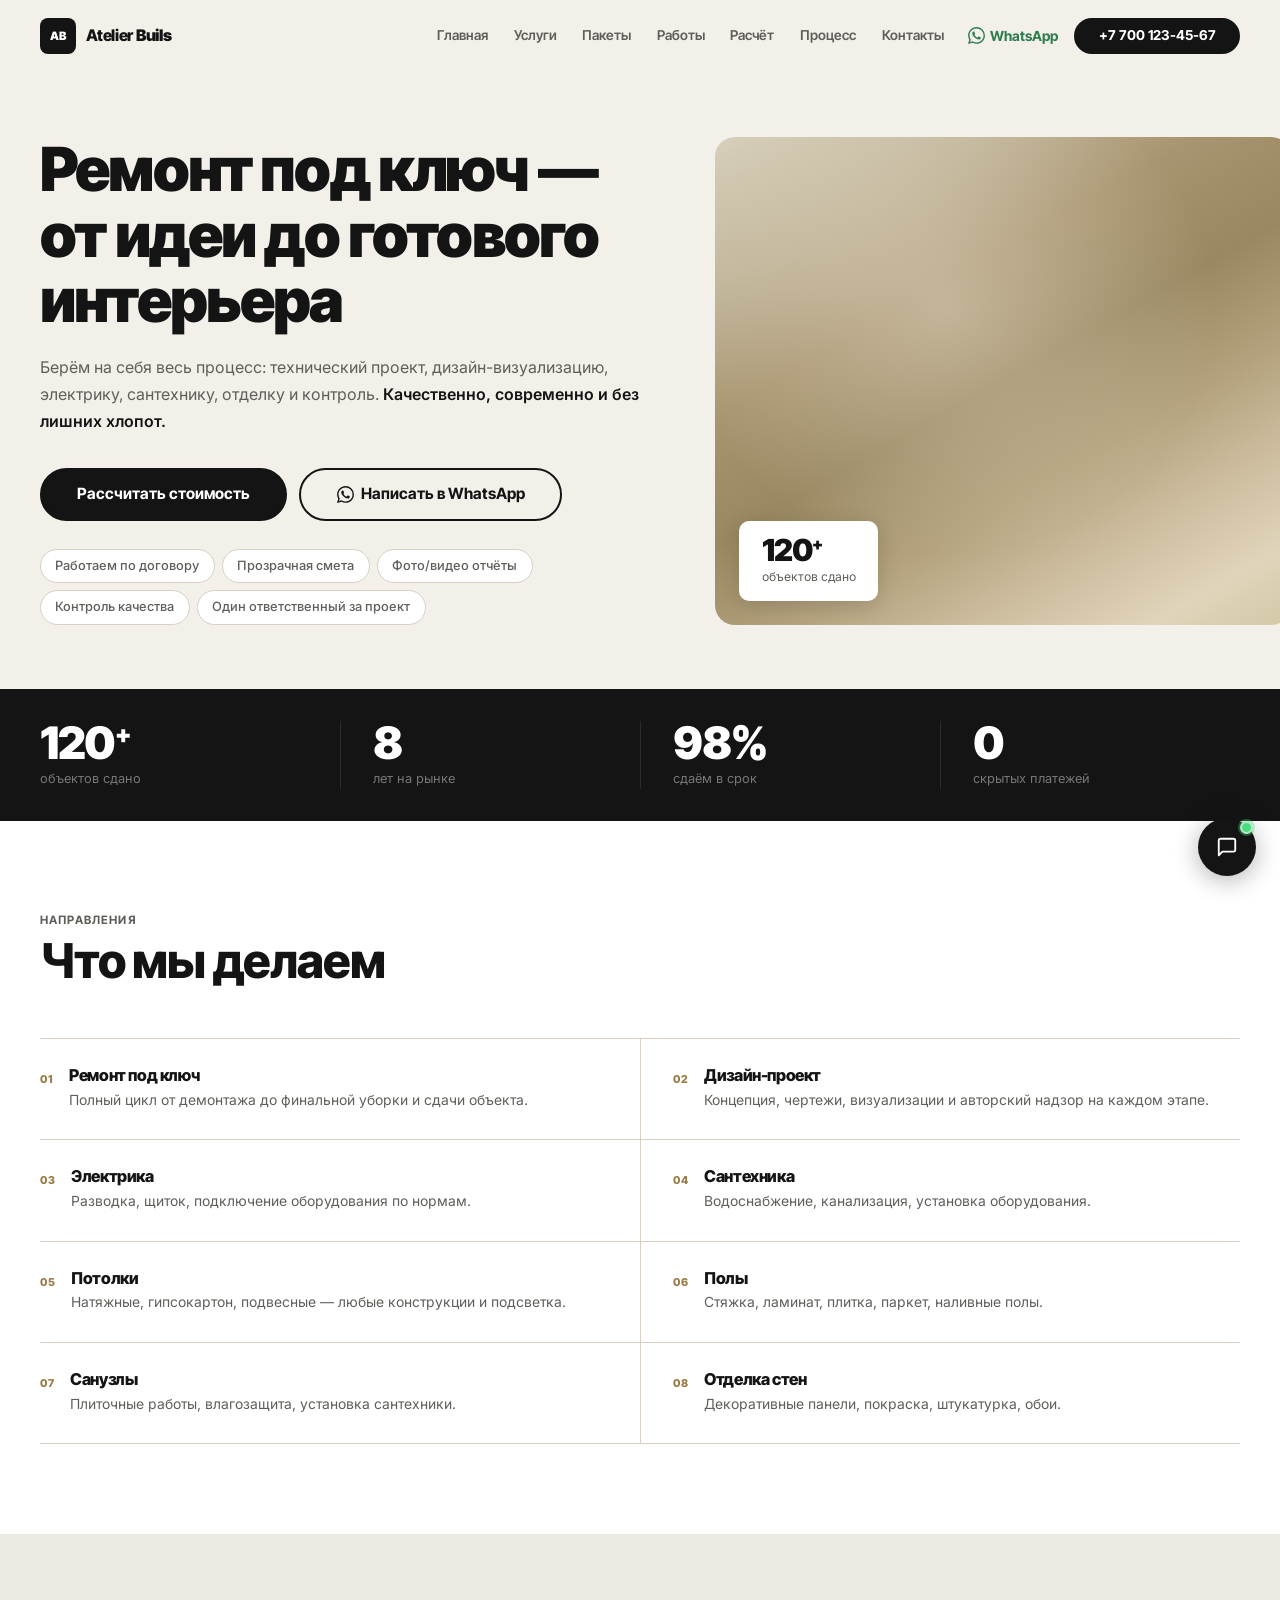
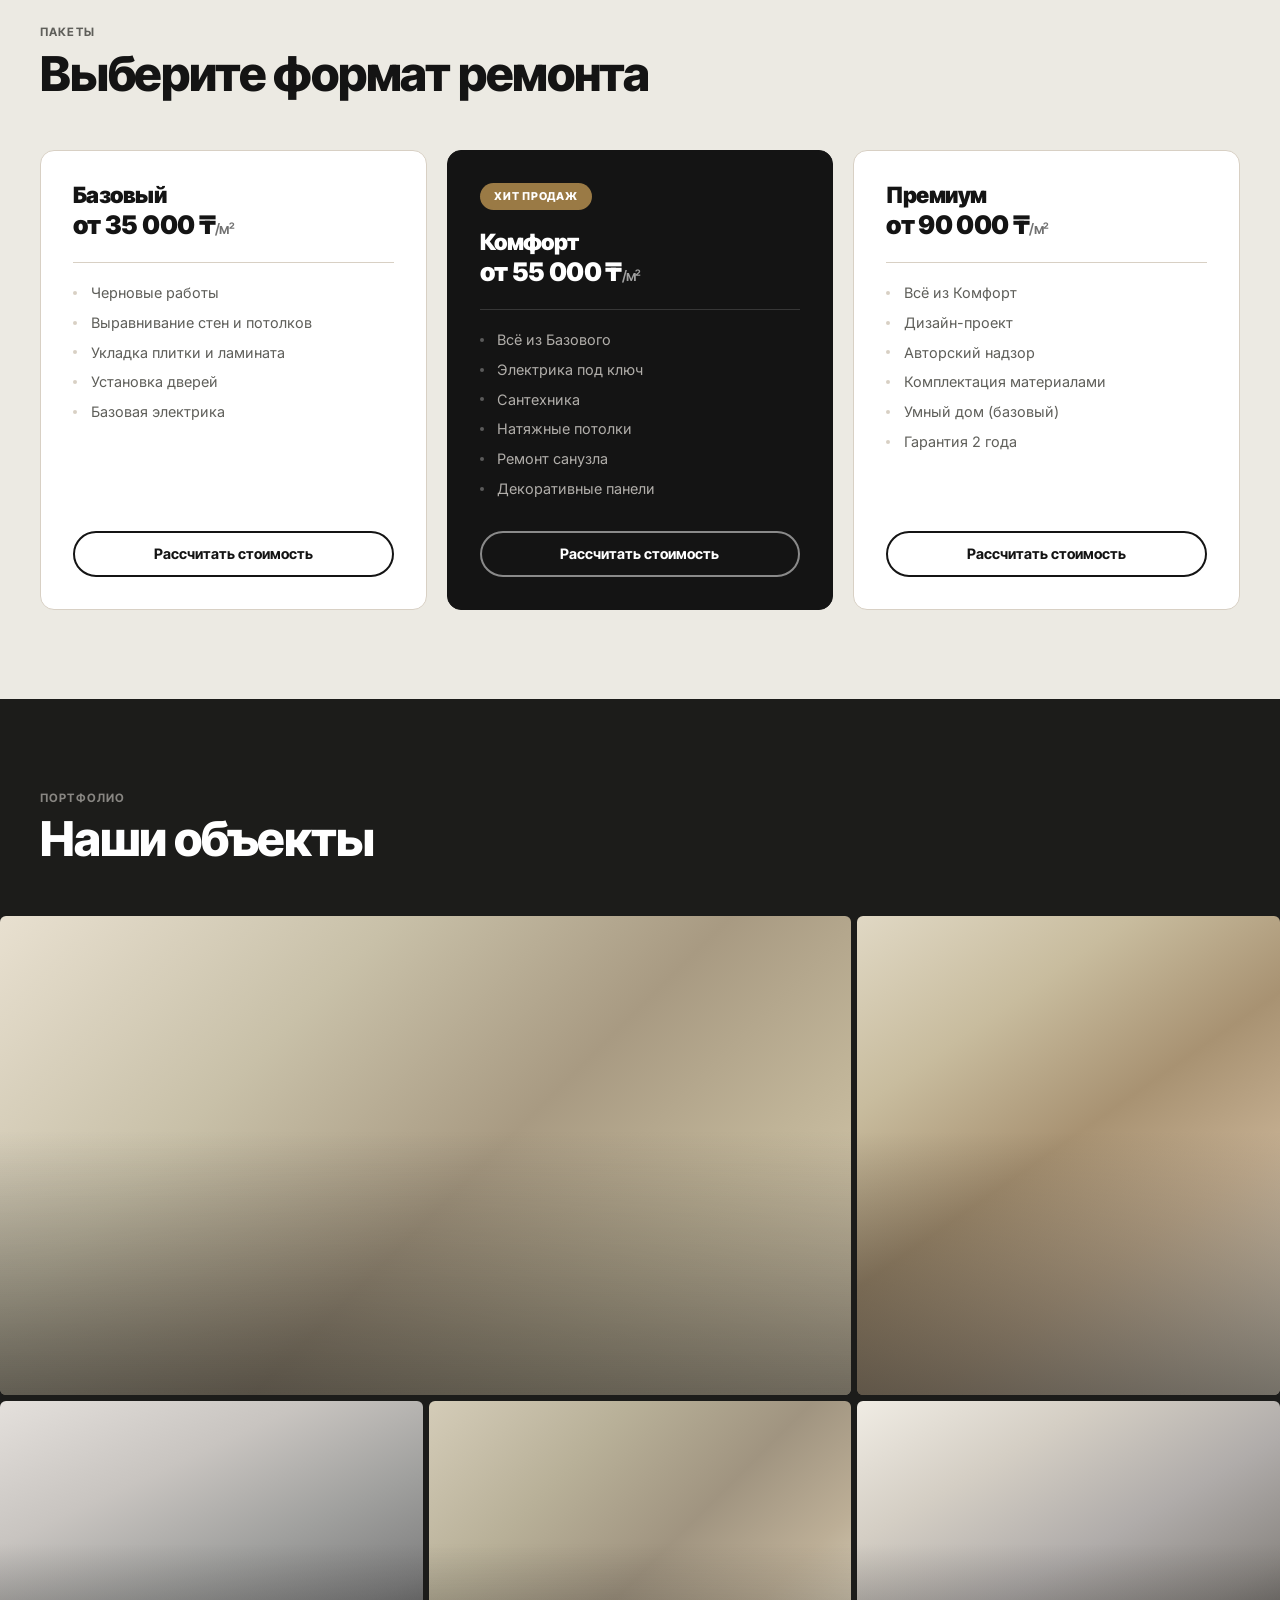
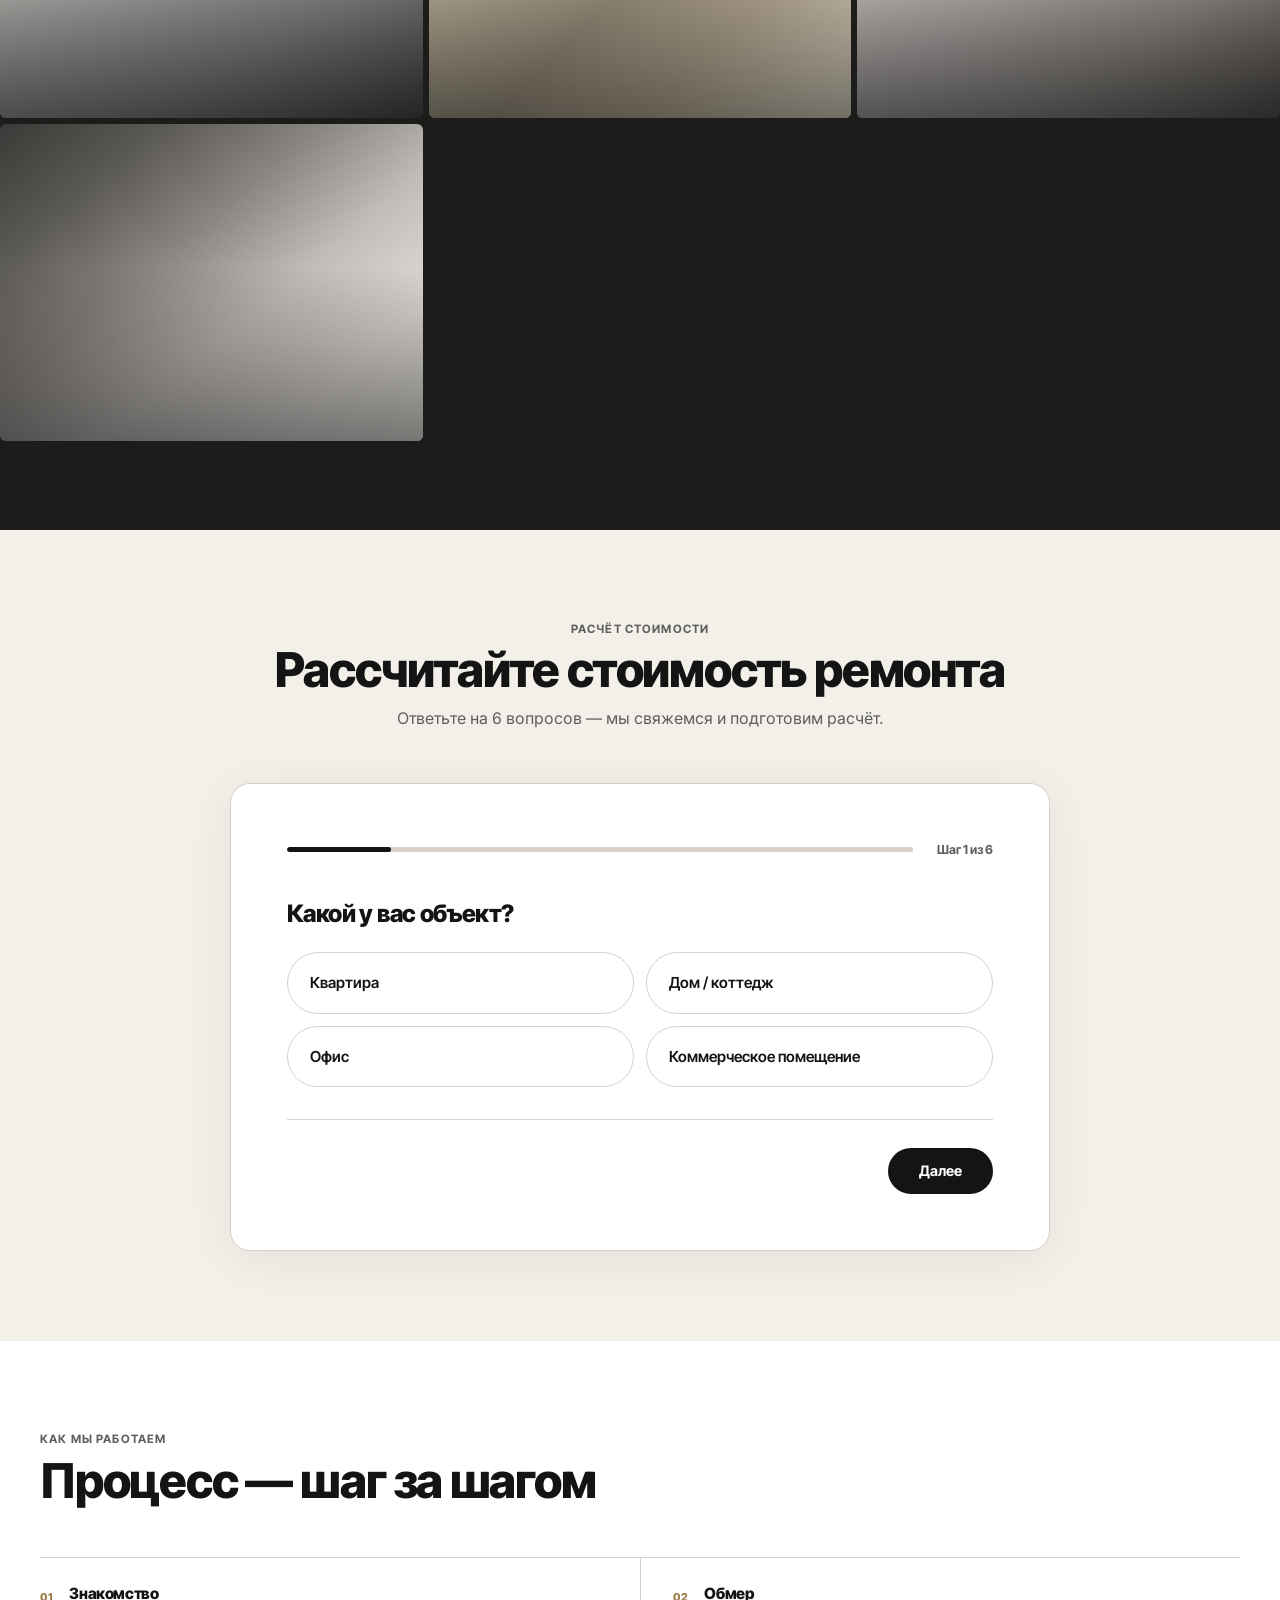
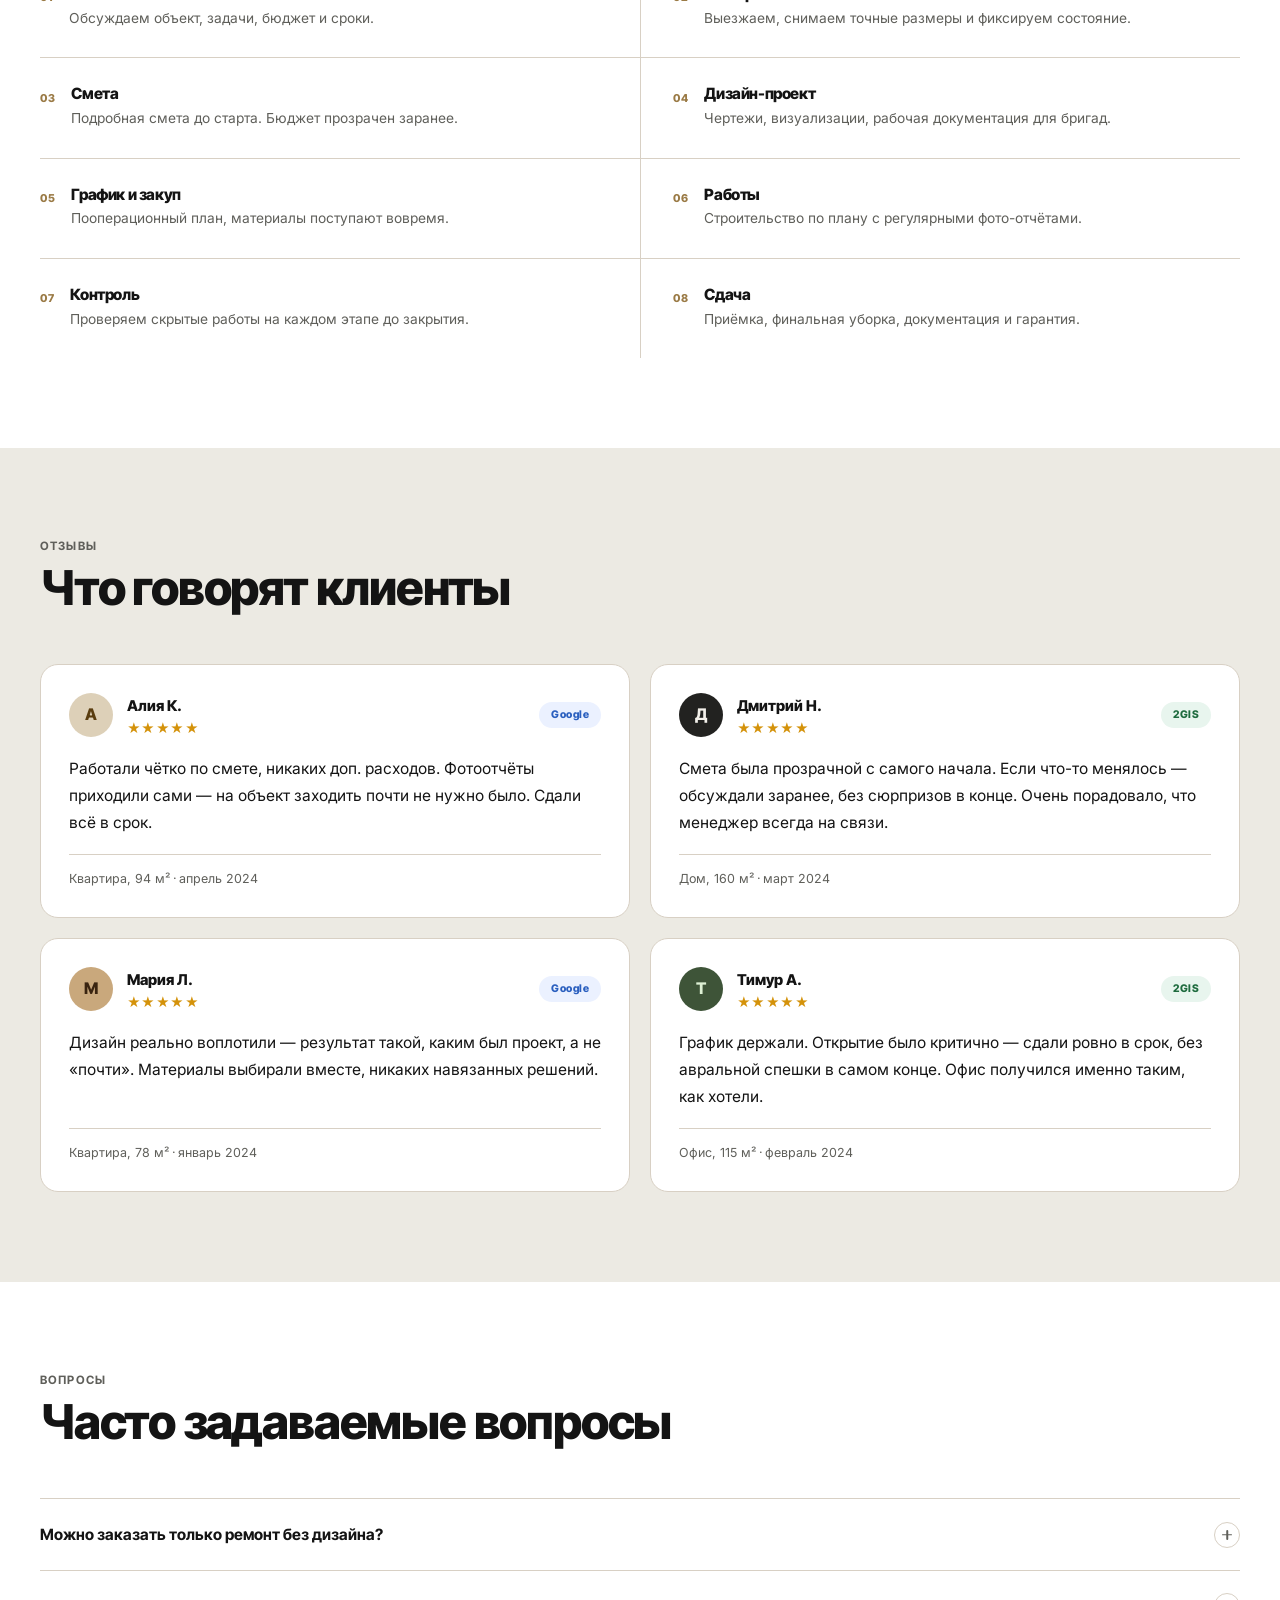
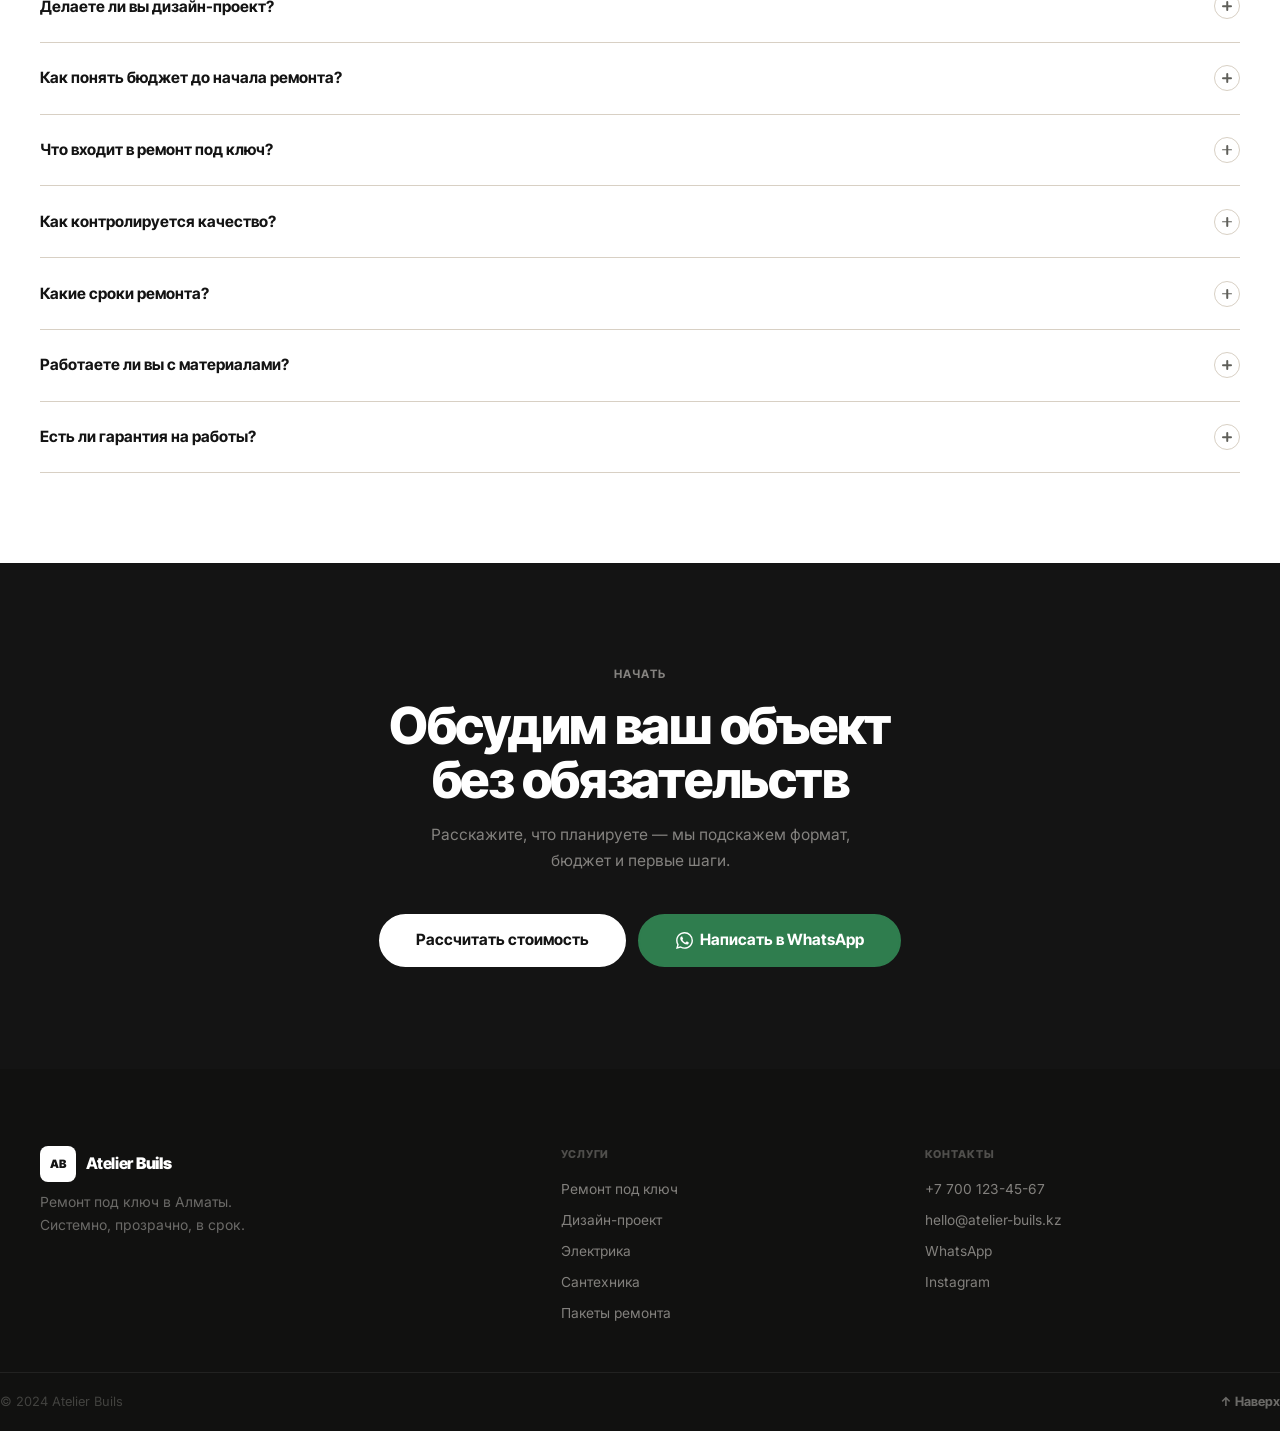
<file: index.html>
<!DOCTYPE html>
<html lang="ru">
<head>
  <meta charset="UTF-8">
  <meta name="viewport" content="width=device-width, initial-scale=1.0">
  <title>Atelier Buils — Ремонт под ключ в Алматы</title>
  <meta name="description" content="Ремонт квартир и домов под ключ в Алматы. Прозрачная смета, фото-отчёты, работаем по договору.">
  <link rel="preconnect" href="https://fonts.googleapis.com">
  <link rel="preconnect" href="https://fonts.gstatic.com" crossorigin>
  <link href="https://fonts.googleapis.com/css2?family=Inter+Tight:wght@700;800;900&family=Inter:wght@400;500;600&display=swap" rel="stylesheet">
  <link rel="stylesheet" href="style.css">
  <!-- Google Analytics 4 -->
  <script async src="https://www.googletagmanager.com/gtag/js?id=G-NXQ491MYNY"></script>
  <script>
    window.dataLayer = window.dataLayer || [];
    function gtag(){dataLayer.push(arguments);}
    gtag('js', new Date());
    gtag('config', 'G-NXQ491MYNY');
    window.__GA_ID = 'G-NXQ491MYNY';
    window.__YM_ID = '';
  </script>
</head>
<body>

<!-- ═══ HEADER ═══════════════════════════════════════════════ -->
<header class="hdr" id="hdr">
  <div class="con hdr__in">
    <a href="#" class="logo">
      <span class="logo__sq">AB</span>
      <span class="logo__name">Atelier <b>Buils</b></span>
    </a>
    <nav class="nav" id="nav">
      <a href="#home">Главная</a>
      <a href="#services">Услуги</a>
      <a href="#packages">Пакеты</a>
      <a href="#works">Работы</a>
      <a href="#calc">Расчёт</a>
      <a href="#process">Процесс</a>
      <a href="#contacts">Контакты</a>
    </nav>
    <div class="hdr__rt">
      <a href="https://wa.me/77001234567" class="hdr__wa" target="_blank" rel="noopener">
        <svg width="17" height="17" viewBox="0 0 24 24" fill="currentColor" aria-hidden="true"><path d="M17.472 14.382c-.297-.149-1.758-.867-2.03-.967-.273-.099-.471-.148-.67.15-.197.297-.767.966-.94 1.164-.173.199-.347.223-.644.075-.297-.15-1.255-.463-2.39-1.475-.883-.788-1.48-1.761-1.653-2.059-.173-.297-.018-.458.13-.606.134-.133.298-.347.446-.52.149-.174.198-.298.298-.497.099-.198.05-.371-.025-.52-.075-.149-.669-1.612-.916-2.207-.242-.579-.487-.5-.669-.51a9.82 9.82 0 00-.57-.01c-.198 0-.52.074-.792.372-.272.297-1.04 1.016-1.04 2.479 0 1.462 1.065 2.875 1.213 3.074.149.198 2.096 3.2 5.077 4.487.709.306 1.262.489 1.694.625.712.227 1.36.195 1.871.118.571-.085 1.758-.719 2.006-1.413.248-.694.248-1.289.173-1.413-.074-.124-.272-.198-.57-.347m-5.421 7.403h-.004a9.87 9.87 0 01-5.031-1.378l-.361-.214-3.741.982.998-3.648-.235-.374a9.86 9.86 0 01-1.51-5.26c.001-5.45 4.436-9.884 9.888-9.884 2.64 0 5.122 1.03 6.988 2.898a9.825 9.825 0 012.893 6.994c-.003 5.45-4.437 9.884-9.885 9.884m8.413-18.297A11.815 11.815 0 0012.05 0C5.495 0 .16 5.335.157 11.892c0 2.096.547 4.142 1.588 5.945L.057 24l6.305-1.654a11.882 11.882 0 005.683 1.448h.005c6.554 0 11.89-5.335 11.893-11.893a11.821 11.821 0 00-3.48-8.413z"/></svg>
        WhatsApp
      </a>
      <a href="tel:+77001234567" class="btn btn-phone">+7 700 123-45-67</a>
    </div>
    <button class="brg" id="brg" aria-label="Меню" aria-expanded="false">
      <span></span><span></span><span></span>
    </button>
  </div>
  <div class="mob-menu" id="mob" aria-hidden="true">
    <div class="con">
      <nav class="mob-nav">
        <a href="#home">Главная</a>
        <a href="#services">Услуги</a>
        <a href="#packages">Пакеты</a>
        <a href="#works">Работы</a>
        <a href="#calc">Расчёт</a>
        <a href="#process">Процесс</a>
        <a href="#contacts">Контакты</a>
      </nav>
      <div class="mob-foot">
        <a href="tel:+77001234567" class="mob-tel">+7 700 123-45-67</a>
        <a href="#calc" class="btn btn-blk">Рассчитать стоимость</a>
        <a href="https://wa.me/77001234567" class="btn btn-wa" target="_blank" rel="noopener">Написать в WhatsApp</a>
      </div>
    </div>
  </div>
</header>

<main>

<!-- ═══ HERO ══════════════════════════════════════════════════ -->
<section class="hero" id="home">
  <div class="con">
    <div class="hero__grid">
      <h1 class="hero__h1">Ремонт под ключ&nbsp;— от идеи до&nbsp;готового интерьера</h1>
      <p class="hero__sub">Берём на себя весь процесс: технический проект, дизайн-визуализацию, электрику, сантехнику, отделку и контроль. <b>Качественно, современно и без лишних хлопот.</b></p>
      <div class="hero__btns">
        <a href="#calc" class="btn btn-blk btn-lg">Рассчитать стоимость</a>
        <a href="https://wa.me/77001234567" class="btn btn-out btn-lg" target="_blank" rel="noopener">
          <svg width="17" height="17" viewBox="0 0 24 24" fill="currentColor" aria-hidden="true"><path d="M17.472 14.382c-.297-.149-1.758-.867-2.03-.967-.273-.099-.471-.148-.67.15-.197.297-.767.966-.94 1.164-.173.199-.347.223-.644.075-.297-.15-1.255-.463-2.39-1.475-.883-.788-1.48-1.761-1.653-2.059-.173-.297-.018-.458.13-.606.134-.133.298-.347.446-.52.149-.174.198-.298.298-.497.099-.198.05-.371-.025-.52-.075-.149-.669-1.612-.916-2.207-.242-.579-.487-.5-.669-.51a9.82 9.82 0 00-.57-.01c-.198 0-.52.074-.792.372-.272.297-1.04 1.016-1.04 2.479 0 1.462 1.065 2.875 1.213 3.074.149.198 2.096 3.2 5.077 4.487.709.306 1.262.489 1.694.625.712.227 1.36.195 1.871.118.571-.085 1.758-.719 2.006-1.413.248-.694.248-1.289.173-1.413-.074-.124-.272-.198-.57-.347m-5.421 7.403h-.004a9.87 9.87 0 01-5.031-1.378l-.361-.214-3.741.982.998-3.648-.235-.374a9.86 9.86 0 01-1.51-5.26c.001-5.45 4.436-9.884 9.888-9.884 2.64 0 5.122 1.03 6.988 2.898a9.825 9.825 0 012.893 6.994c-.003 5.45-4.437 9.884-9.885 9.884m8.413-18.297A11.815 11.815 0 0012.05 0C5.495 0 .16 5.335.157 11.892c0 2.096.547 4.142 1.588 5.945L.057 24l6.305-1.654a11.882 11.882 0 005.683 1.448h.005c6.554 0 11.89-5.335 11.893-11.893a11.821 11.821 0 00-3.48-8.413z"/></svg>
          Написать в WhatsApp
        </a>
      </div>
      <!-- REPLACE: real renovation photo, 900×1100px, finished interior -->
      <div class="hero__photo" aria-hidden="true">
        <div class="hero__badge">
          <strong>120<sup>+</sup></strong>
          <span>объектов сдано</span>
        </div>
      </div>
      <ul class="hero__tags">
        <li>Работаем по договору</li>
        <li>Прозрачная смета</li>
        <li>Фото/видео отчёты</li>
        <li>Контроль качества</li>
        <li>Один ответственный за проект</li>
      </ul>
    </div>
  </div>
</section>

<!-- ═══ TRUST STRIP ═══════════════════════════════════════════ -->
<div class="ts">
  <div class="con ts__grid">
    <div class="ts__item"><strong>120<sup>+</sup></strong><span>объектов сдано</span></div>
    <div class="ts__item"><strong>8</strong><span>лет на рынке</span></div>
    <div class="ts__item"><strong>98%</strong><span>сдаём в срок</span></div>
    <div class="ts__item"><strong>0</strong><span>скрытых платежей</span></div>
  </div>
</div>

<!-- ═══ SERVICES ══════════════════════════════════════════════ -->
<section class="s-svcs fi" id="services">
  <div class="con">
    <div class="sec-hd">
      <p class="lbl">Направления</p>
      <h2>Что мы делаем</h2>
    </div>
    <div class="svcs">
      <article class="svc"><span class="svc__n">01</span><div><h3>Ремонт под ключ</h3><p>Полный цикл от демонтажа до финальной уборки и сдачи объекта.</p></div></article>
      <article class="svc"><span class="svc__n">02</span><div><h3>Дизайн-проект</h3><p>Концепция, чертежи, визуализации и авторский надзор на каждом этапе.</p></div></article>
      <article class="svc"><span class="svc__n">03</span><div><h3>Электрика</h3><p>Разводка, щиток, подключение оборудования по нормам.</p></div></article>
      <article class="svc"><span class="svc__n">04</span><div><h3>Сантехника</h3><p>Водоснабжение, канализация, установка оборудования.</p></div></article>
      <article class="svc"><span class="svc__n">05</span><div><h3>Потолки</h3><p>Натяжные, гипсокартон, подвесные — любые конструкции и подсветка.</p></div></article>
      <article class="svc"><span class="svc__n">06</span><div><h3>Полы</h3><p>Стяжка, ламинат, плитка, паркет, наливные полы.</p></div></article>
      <article class="svc"><span class="svc__n">07</span><div><h3>Санузлы</h3><p>Плиточные работы, влагозащита, установка сантехники.</p></div></article>
      <article class="svc"><span class="svc__n">08</span><div><h3>Отделка стен</h3><p>Декоративные панели, покраска, штукатурка, обои.</p></div></article>
    </div>
  </div>
</section>

<!-- ═══ PACKAGES ══════════════════════════════════════════════ -->
<section class="s-pkgs fi" id="packages">
  <div class="con">
    <div class="sec-hd">
      <p class="lbl">Пакеты</p>
      <h2>Выберите формат ремонта</h2>
    </div>
    <div class="pkgs">
      <div class="pkg">
        <div class="pkg__hd"><h3>Базовый</h3><div class="pkg__price">от 35&nbsp;000&nbsp;₸<span>/м²</span></div></div>
        <ul class="pkg__list">
          <li>Черновые работы</li>
          <li>Выравнивание стен и потолков</li>
          <li>Укладка плитки и ламината</li>
          <li>Установка дверей</li>
          <li>Базовая электрика</li>
        </ul>
        <a href="#calc" class="btn btn-out btn-full">Рассчитать стоимость</a>
      </div>
      <div class="pkg pkg--feat">
        <div class="pkg__badge">Хит продаж</div>
        <div class="pkg__hd"><h3>Комфорт</h3><div class="pkg__price">от 55&nbsp;000&nbsp;₸<span>/м²</span></div></div>
        <ul class="pkg__list">
          <li>Всё из Базового</li>
          <li>Электрика под ключ</li>
          <li>Сантехника</li>
          <li>Натяжные потолки</li>
          <li>Ремонт санузла</li>
          <li>Декоративные панели</li>
        </ul>
        <a href="#calc" class="btn btn-wht btn-full">Рассчитать стоимость</a>
      </div>
      <div class="pkg">
        <div class="pkg__hd"><h3>Премиум</h3><div class="pkg__price">от 90&nbsp;000&nbsp;₸<span>/м²</span></div></div>
        <ul class="pkg__list">
          <li>Всё из Комфорт</li>
          <li>Дизайн-проект</li>
          <li>Авторский надзор</li>
          <li>Комплектация материалами</li>
          <li>Умный дом (базовый)</li>
          <li>Гарантия 2 года</li>
        </ul>
        <a href="#calc" class="btn btn-out btn-full">Рассчитать стоимость</a>
      </div>
    </div>
  </div>
</section>

<!-- ═══ PORTFOLIO ══════════════════════════════════════════════ -->
<section class="s-pf fi" id="works">
  <div class="con">
    <div class="sec-hd sec-hd--lt">
      <p class="lbl lbl-lt">Портфолио</p>
      <h2 class="h2-lt">Наши объекты</h2>
    </div>
  </div>
  <!-- REPLACE: .pf-img — background-image: url('real-photo.jpg') -->
  <div class="pf-grid">
    <article class="pf-card"><div class="pf-img pf-img--1"></div><p class="pf-cap">Готовый интерьер с декоративными панелями</p></article>
    <article class="pf-card"><div class="pf-img pf-img--2"></div><p class="pf-cap">Стеновые панели в коридоре</p></article>
    <article class="pf-card"><div class="pf-img pf-img--3"></div><p class="pf-cap">Декоративные панели и отделка</p></article>
    <article class="pf-card"><div class="pf-img pf-img--4"></div><p class="pf-cap">Покраска стен и панельная отделка</p></article>
    <article class="pf-card"><div class="pf-img pf-img--5"></div><p class="pf-cap">Ванная комната под ключ</p></article>
    <article class="pf-card"><div class="pf-img pf-img--6"></div><p class="pf-cap">Освещение и натяжные потолки</p></article>
  </div>
</section>

<!-- ═══ QUIZ ═══════════════════════════════════════════════════ -->
<section class="s-quiz fi" id="calc">
  <div class="con">
    <div class="sec-hd">
      <p class="lbl">Расчёт стоимости</p>
      <h2>Рассчитайте стоимость ремонта</h2>
      <p class="sec-sub">Ответьте на 6 вопросов — мы свяжемся и подготовим расчёт.</p>
    </div>
    <div class="qbox" role="form">
      <div class="qbox__hd">
        <div class="qbar"><div class="qfill" id="qzFill"></div></div>
        <span class="qstep" id="qzStep" aria-live="polite">Шаг 1 из 6</span>
      </div>
      <div class="qslide active" data-step="1">
        <h3 class="qq">Какой у вас объект?</h3>
        <div class="qopts"><button class="qopt" data-q="1" data-v="Квартира">Квартира</button><button class="qopt" data-q="1" data-v="Дом / коттедж">Дом / коттедж</button><button class="qopt" data-q="1" data-v="Офис">Офис</button><button class="qopt" data-q="1" data-v="Коммерческое помещение">Коммерческое помещение</button></div>
      </div>
      <div class="qslide" data-step="2">
        <h3 class="qq">Площадь объекта?</h3>
        <div class="qopts"><button class="qopt" data-q="2" data-v="До 50 м²">До 50 м²</button><button class="qopt" data-q="2" data-v="50–80 м²">50–80 м²</button><button class="qopt" data-q="2" data-v="80–120 м²">80–120 м²</button><button class="qopt" data-q="2" data-v="120+ м²">120+ м²</button></div>
      </div>
      <div class="qslide" data-step="3">
        <h3 class="qq">Что нужно сделать?</h3>
        <div class="qopts"><button class="qopt" data-q="3" data-v="Только ремонт">Только ремонт</button><button class="qopt" data-q="3" data-v="Дизайн + ремонт">Дизайн + ремонт</button><button class="qopt" data-q="3" data-v="Ремонт + комплектация">Ремонт + комплектация</button><button class="qopt" data-q="3" data-v="Нужна консультация">Нужна консультация</button></div>
      </div>
      <div class="qslide" data-step="4">
        <h3 class="qq">Уровень ремонта?</h3>
        <div class="qopts"><button class="qopt" data-q="4" data-v="Базовый">Базовый</button><button class="qopt" data-q="4" data-v="Комфорт">Комфорт</button><button class="qopt" data-q="4" data-v="Премиум">Премиум</button><button class="qopt" data-q="4" data-v="Хочу обсудить">Хочу обсудить</button></div>
      </div>
      <div class="qslide" data-step="5">
        <h3 class="qq">Когда хотите начать?</h3>
        <div class="qopts"><button class="qopt" data-q="5" data-v="Как можно скорее">Как можно скорее</button><button class="qopt" data-q="5" data-v="В течение месяца">В течение месяца</button><button class="qopt" data-q="5" data-v="Через 2–3 месяца">Через 2–3 месяца</button><button class="qopt" data-q="5" data-v="Просто изучаю">Просто изучаю</button></div>
      </div>
      <div class="qslide" data-step="6">
        <h3 class="qq">Как с вами связаться?</h3>
        <div class="qform">
          <div class="qfield"><label for="qName">Ваше имя</label><input type="text" id="qName" placeholder="Имя" autocomplete="name"></div>
          <div class="qfield"><label for="qPhone">Телефон</label><input type="tel" id="qPhone" placeholder="+7 ___ ___-__-__" autocomplete="tel"></div>
          <div class="qfield"><label>Удобный способ связи</label><div class="qopts qopts--sm"><button class="qopt" data-q="6" data-v="WhatsApp">WhatsApp</button><button class="qopt" data-q="6" data-v="Звонок">Звонок</button><button class="qopt" data-q="6" data-v="Telegram">Telegram</button></div></div>
        </div>
      </div>
      <div class="qdone" id="qzDone" hidden>
        <svg width="56" height="56" viewBox="0 0 56 56" fill="none" aria-hidden="true"><circle cx="28" cy="28" r="26" stroke="currentColor" stroke-width="2"/><path d="M16 28l9 10 15-20" stroke="currentColor" stroke-width="2.5" stroke-linecap="round" stroke-linejoin="round"/></svg>
        <h3>Заявка принята!</h3>
        <p>Мы свяжемся с вами и подготовим расчёт по вашему объекту.</p>
        <a href="https://wa.me/77001234567" class="btn btn-wa" target="_blank" rel="noopener" style="margin-top:1.5rem">Написать в WhatsApp</a>
      </div>
      <div class="qnav" id="qzNav">
        <button class="btn btn-ghost" id="qzPrev" style="visibility:hidden">Назад</button>
        <button class="btn btn-blk" id="qzNext">Далее</button>
      </div>
    </div>
  </div>
</section>

<!-- ═══ PROCESS ════════════════════════════════════════════════ -->
<section class="s-flow fi" id="process">
  <div class="con">
    <div class="sec-hd">
      <p class="lbl">Как мы работаем</p>
      <h2>Процесс — шаг за шагом</h2>
    </div>
    <div class="flow">
      <div class="flow__item"><span class="flow__n">01</span><div><h3>Знакомство</h3><p>Обсуждаем объект, задачи, бюджет и сроки.</p></div></div>
      <div class="flow__item"><span class="flow__n">02</span><div><h3>Обмер</h3><p>Выезжаем, снимаем точные размеры и фиксируем состояние.</p></div></div>
      <div class="flow__item"><span class="flow__n">03</span><div><h3>Смета</h3><p>Подробная смета до старта. Бюджет прозрачен заранее.</p></div></div>
      <div class="flow__item"><span class="flow__n">04</span><div><h3>Дизайн-проект</h3><p>Чертежи, визуализации, рабочая документация для бригад.</p></div></div>
      <div class="flow__item"><span class="flow__n">05</span><div><h3>График и закуп</h3><p>Пооперационный план, материалы поступают вовремя.</p></div></div>
      <div class="flow__item"><span class="flow__n">06</span><div><h3>Работы</h3><p>Строительство по плану с регулярными фото-отчётами.</p></div></div>
      <div class="flow__item"><span class="flow__n">07</span><div><h3>Контроль</h3><p>Проверяем скрытые работы на каждом этапе до закрытия.</p></div></div>
      <div class="flow__item"><span class="flow__n">08</span><div><h3>Сдача</h3><p>Приёмка, финальная уборка, документация и гарантия.</p></div></div>
    </div>
  </div>
</section>

<!-- ═══ REVIEWS ════════════════════════════════════════════════ -->
<section class="s-rvw fi" id="reviews">
  <div class="con">
    <div class="sec-hd">
      <p class="lbl">Отзывы</p>
      <h2>Что говорят клиенты</h2>
    </div>
    <div class="rvw-grid">

      <figure class="rvw">
        <header class="rvw__hd">
          <div class="rvw__av" style="--av-bg:#DDD0B8;--av-c:#5A3D10">А</div>
          <div class="rvw__meta">
            <strong class="rvw__name">Алия К.</strong>
            <div class="rvw__stars" aria-label="5 из 5">★★★★★</div>
          </div>
          <span class="rvw__src rvw__src--g">Google</span>
        </header>
        <blockquote class="rvw__q">Работали чётко по смете, никаких доп. расходов. Фотоотчёты приходили сами — на объект заходить почти не нужно было. Сдали всё в срок.</blockquote>
        <footer class="rvw__ft">Квартира, 94 м²&thinsp;·&thinsp;апрель 2024</footer>
      </figure>

      <figure class="rvw">
        <header class="rvw__hd">
          <div class="rvw__av" style="--av-bg:#222220;--av-c:#F3F0EA">Д</div>
          <div class="rvw__meta">
            <strong class="rvw__name">Дмитрий Н.</strong>
            <div class="rvw__stars" aria-label="5 из 5">★★★★★</div>
          </div>
          <span class="rvw__src rvw__src--2">2GIS</span>
        </header>
        <blockquote class="rvw__q">Смета была прозрачной с самого начала. Если что-то менялось — обсуждали заранее, без сюрпризов в конце. Очень порадовало, что менеджер всегда на связи.</blockquote>
        <footer class="rvw__ft">Дом, 160 м²&thinsp;·&thinsp;март 2024</footer>
      </figure>

      <figure class="rvw">
        <header class="rvw__hd">
          <div class="rvw__av" style="--av-bg:#C9A87C;--av-c:#3A2410">М</div>
          <div class="rvw__meta">
            <strong class="rvw__name">Мария Л.</strong>
            <div class="rvw__stars" aria-label="5 из 5">★★★★★</div>
          </div>
          <span class="rvw__src rvw__src--g">Google</span>
        </header>
        <blockquote class="rvw__q">Дизайн реально воплотили — результат такой, каким был проект, а не «почти». Материалы выбирали вместе, никаких навязанных решений.</blockquote>
        <footer class="rvw__ft">Квартира, 78 м²&thinsp;·&thinsp;январь 2024</footer>
      </figure>

      <figure class="rvw">
        <header class="rvw__hd">
          <div class="rvw__av" style="--av-bg:#3E5438;--av-c:#DDF0D4">Т</div>
          <div class="rvw__meta">
            <strong class="rvw__name">Тимур А.</strong>
            <div class="rvw__stars" aria-label="5 из 5">★★★★★</div>
          </div>
          <span class="rvw__src rvw__src--2">2GIS</span>
        </header>
        <blockquote class="rvw__q">График держали. Открытие было критично — сдали ровно в срок, без авральной спешки в самом конце. Офис получился именно таким, как хотели.</blockquote>
        <footer class="rvw__ft">Офис, 115 м²&thinsp;·&thinsp;февраль 2024</footer>
      </figure>

    </div>
  </div>
</section>

<!-- ═══ FAQ ════════════════════════════════════════════════════ -->
<section class="s-faq fi" id="faq">
  <div class="con">
    <div class="sec-hd">
      <p class="lbl">Вопросы</p>
      <h2>Часто задаваемые вопросы</h2>
    </div>
    <div class="acc">
      <div class="ai"><button class="ai__btn" aria-expanded="false"><span>Можно заказать только ремонт без дизайна?</span><span class="ai__ic" aria-hidden="true"></span></button><div class="ai__bd"><p>Да. Работаем с объектами, где дизайн-проект уже есть или не нужен. Фиксируем ТЗ по материалам и работам — и реализуем по нему.</p></div></div>
      <div class="ai"><button class="ai__btn" aria-expanded="false"><span>Делаете ли вы дизайн-проект?</span><span class="ai__ic" aria-hidden="true"></span></button><div class="ai__bd"><p>Да. Концепция, планировка, чертежи, спецификации и визуализации. Проект сразу идёт в реализацию нашей командой.</p></div></div>
      <div class="ai"><button class="ai__btn" aria-expanded="false"><span>Как понять бюджет до начала ремонта?</span><span class="ai__ic" aria-hidden="true"></span></button><div class="ai__bd"><p>После обмера составляем детальную смету по видам работ и материалам. Все статьи видны до старта.</p></div></div>
      <div class="ai"><button class="ai__btn" aria-expanded="false"><span>Что входит в ремонт под ключ?</span><span class="ai__ic" aria-hidden="true"></span></button><div class="ai__bd"><p>Полный цикл: демонтаж, черновые и чистовые работы, электрика, сантехника, отделка, двери, финальная уборка и сдача.</p></div></div>
      <div class="ai"><button class="ai__btn" aria-expanded="false"><span>Как контролируется качество?</span><span class="ai__ic" aria-hidden="true"></span></button><div class="ai__bd"><p>Каждый этап принимает технический специалист. Скрытые работы фиксируются фото и проверяются до закрытия отделкой.</p></div></div>
      <div class="ai"><button class="ai__btn" aria-expanded="false"><span>Какие сроки ремонта?</span><span class="ai__ic" aria-hidden="true"></span></button><div class="ai__bd"><p>Квартира 50–80 м² — 2–4 месяца. Дома и коммерческие объекты — 4–8 месяцев. Точные сроки в договоре.</p></div></div>
      <div class="ai"><button class="ai__btn" aria-expanded="false"><span>Работаете ли вы с материалами?</span><span class="ai__ic" aria-hidden="true"></span></button><div class="ai__bd"><p>Да. Подбираем, согласуем и закупаем материалы самостоятельно. Без задержек и вынужденных замен.</p></div></div>
      <div class="ai"><button class="ai__btn" aria-expanded="false"><span>Есть ли гарантия на работы?</span><span class="ai__ic" aria-hidden="true"></span></button><div class="ai__bd"><p>Да. Гарантия 1–2 года в зависимости от пакета. Условия прописаны в договоре.</p></div></div>
    </div>
  </div>
</section>

<!-- ═══ FINAL CTA ══════════════════════════════════════════════ -->
<section class="s-cta" id="contacts">
  <div class="con">
    <p class="lbl lbl-lt">Начать</p>
    <h2 class="h2-lt">Обсудим ваш объект<br>без обязательств</h2>
    <p class="s-cta__sub">Расскажите, что планируете — мы подскажем формат, бюджет и первые шаги.</p>
    <div class="s-cta__btns">
      <a href="#calc" class="btn btn-lt btn-lg">Рассчитать стоимость</a>
      <a href="https://wa.me/77001234567" class="btn btn-wa btn-lg" target="_blank" rel="noopener">
        <svg width="17" height="17" viewBox="0 0 24 24" fill="currentColor" aria-hidden="true"><path d="M17.472 14.382c-.297-.149-1.758-.867-2.03-.967-.273-.099-.471-.148-.67.15-.197.297-.767.966-.94 1.164-.173.199-.347.223-.644.075-.297-.15-1.255-.463-2.39-1.475-.883-.788-1.48-1.761-1.653-2.059-.173-.297-.018-.458.13-.606.134-.133.298-.347.446-.52.149-.174.198-.298.298-.497.099-.198.05-.371-.025-.52-.075-.149-.669-1.612-.916-2.207-.242-.579-.487-.5-.669-.51a9.82 9.82 0 00-.57-.01c-.198 0-.52.074-.792.372-.272.297-1.04 1.016-1.04 2.479 0 1.462 1.065 2.875 1.213 3.074.149.198 2.096 3.2 5.077 4.487.709.306 1.262.489 1.694.625.712.227 1.36.195 1.871.118.571-.085 1.758-.719 2.006-1.413.248-.694.248-1.289.173-1.413-.074-.124-.272-.198-.57-.347m-5.421 7.403h-.004a9.87 9.87 0 01-5.031-1.378l-.361-.214-3.741.982.998-3.648-.235-.374a9.86 9.86 0 01-1.51-5.26c.001-5.45 4.436-9.884 9.888-9.884 2.64 0 5.122 1.03 6.988 2.898a9.825 9.825 0 012.893 6.994c-.003 5.45-4.437 9.884-9.885 9.884m8.413-18.297A11.815 11.815 0 0012.05 0C5.495 0 .16 5.335.157 11.892c0 2.096.547 4.142 1.588 5.945L.057 24l6.305-1.654a11.882 11.882 0 005.683 1.448h.005c6.554 0 11.89-5.335 11.893-11.893a11.821 11.821 0 00-3.48-8.413z"/></svg>
        Написать в WhatsApp
      </a>
    </div>
  </div>
</section>

</main>

<!-- ═══ FOOTER ═════════════════════════════════════════════════ -->
<footer class="ft">
  <div class="con ft__top">
    <div class="ft__brand">
      <a href="#" class="logo logo--lt"><span class="logo__sq logo__sq--lt">AB</span><span class="logo__name">Atelier <b>Buils</b></span></a>
      <p>Ремонт под ключ в Алматы.<br>Системно, прозрачно, в срок.</p>
    </div>
    <nav class="ft__nav">
      <b>Услуги</b>
      <a href="#services">Ремонт под ключ</a>
      <a href="#services">Дизайн-проект</a>
      <a href="#services">Электрика</a>
      <a href="#services">Сантехника</a>
      <a href="#packages">Пакеты ремонта</a>
    </nav>
    <div class="ft__contacts">
      <b>Контакты</b>
      <a href="tel:+77001234567">+7 700 123-45-67</a>
      <a href="mailto:hello@atelier-buils.kz">hello@atelier-buils.kz</a>
      <a href="https://wa.me/77001234567" target="_blank" rel="noopener">WhatsApp</a>
      <a href="https://instagram.com/atelier.buils" target="_blank" rel="noopener">Instagram</a>
    </div>
  </div>
  <div class="con ft__bot">
    <span>© 2024 Atelier Buils</span>
    <a href="#hdr" class="ft__up">↑ Наверх</a>
  </div>
</footer>

<!-- ═══ CHAT WIDGET ══════════════════════════════════════════ -->
<div class="cw" id="cw">

  <!-- Плавающая кнопка -->
  <button class="cw__btn" id="cwBtn" aria-label="ИИ-ассистент" aria-expanded="false">
    <!-- иконка чата -->
    <svg class="cw__ico cw__ico--chat" width="22" height="22" viewBox="0 0 24 24" fill="none" stroke="currentColor" stroke-width="2" stroke-linecap="round" stroke-linejoin="round" aria-hidden="true"><path d="M21 15a2 2 0 0 1-2 2H7l-4 4V5a2 2 0 0 1 2-2h14a2 2 0 0 1 2 2z"/></svg>
    <!-- иконка закрыть -->
    <svg class="cw__ico cw__ico--x" width="20" height="20" viewBox="0 0 24 24" fill="none" stroke="currentColor" stroke-width="2.5" stroke-linecap="round" aria-hidden="true"><line x1="18" y1="6" x2="6" y2="18"/><line x1="6" y1="6" x2="18" y2="18"/></svg>
    <span class="cw__dot" aria-hidden="true"></span>
  </button>

  <!-- Окно чата -->
  <div class="cw__box" id="cwBox" aria-hidden="true">

    <!-- Шапка -->
    <div class="cw__hd">
      <div class="cw__av">AB</div>
      <div class="cw__hd-info">
        <strong>Atelier Buils</strong>
        <span class="cw__status"><i aria-hidden="true"></i>Онлайн</span>
      </div>
      <button class="cw__close" id="cwClose" aria-label="Закрыть чат">
        <svg width="18" height="18" viewBox="0 0 24 24" fill="none" stroke="currentColor" stroke-width="2.5" stroke-linecap="round" aria-hidden="true"><line x1="18" y1="6" x2="6" y2="18"/><line x1="6" y1="6" x2="18" y2="18"/></svg>
      </button>
    </div>

    <!-- Сообщения -->
    <div class="cw__msgs" id="cwMsgs"></div>

    <!-- Быстрые ответы (чипсы) -->
    <div class="cw__chips" id="cwChips"></div>

    <!-- Поле ввода -->
    <div class="cw__inp">
      <input type="text" id="cwIn" placeholder="Напишите вопрос или телефон…" autocomplete="off" maxlength="200">
      <button class="cw__send" id="cwSend" aria-label="Отправить">
        <svg width="16" height="16" viewBox="0 0 24 24" fill="none" stroke="currentColor" stroke-width="2.5" stroke-linecap="round" stroke-linejoin="round" aria-hidden="true"><line x1="22" y1="2" x2="11" y2="13"/><polygon points="22 2 15 22 11 13 2 9 22 2"/></svg>
      </button>
    </div>

    <!-- WA ссылка -->
    <a href="https://wa.me/77001234567" class="cw__wa-link" target="_blank" rel="noopener">
      <svg width="14" height="14" viewBox="0 0 24 24" fill="currentColor" aria-hidden="true"><path d="M17.472 14.382c-.297-.149-1.758-.867-2.03-.967-.273-.099-.471-.148-.67.15-.197.297-.767.966-.94 1.164-.173.199-.347.223-.644.075-.297-.15-1.255-.463-2.39-1.475-.883-.788-1.48-1.761-1.653-2.059-.173-.297-.018-.458.13-.606.134-.133.298-.347.446-.52.149-.174.198-.298.298-.497.099-.198.05-.371-.025-.52-.075-.149-.669-1.612-.916-2.207-.242-.579-.487-.5-.669-.51a9.82 9.82 0 00-.57-.01c-.198 0-.52.074-.792.372-.272.297-1.04 1.016-1.04 2.479 0 1.462 1.065 2.875 1.213 3.074.149.198 2.096 3.2 5.077 4.487.709.306 1.262.489 1.694.625.712.227 1.36.195 1.871.118.571-.085 1.758-.719 2.006-1.413.248-.694.248-1.289.173-1.413-.074-.124-.272-.198-.57-.347m-5.421 7.403h-.004a9.87 9.87 0 01-5.031-1.378l-.361-.214-3.741.982.998-3.648-.235-.374a9.86 9.86 0 01-1.51-5.26c.001-5.45 4.436-9.884 9.888-9.884 2.64 0 5.122 1.03 6.988 2.898a9.825 9.825 0 012.893 6.994c-.003 5.45-4.437 9.884-9.885 9.884m8.413-18.297A11.815 11.815 0 0012.05 0C5.495 0 .16 5.335.157 11.892c0 2.096.547 4.142 1.588 5.945L.057 24l6.305-1.654a11.882 11.882 0 005.683 1.448h.005c6.554 0 11.89-5.335 11.893-11.893a11.821 11.821 0 00-3.48-8.413z"/></svg>
      Написать в WhatsApp
    </a>

  </div>
</div>

<script src="script.js"></script>
</body>
</html>
</file>
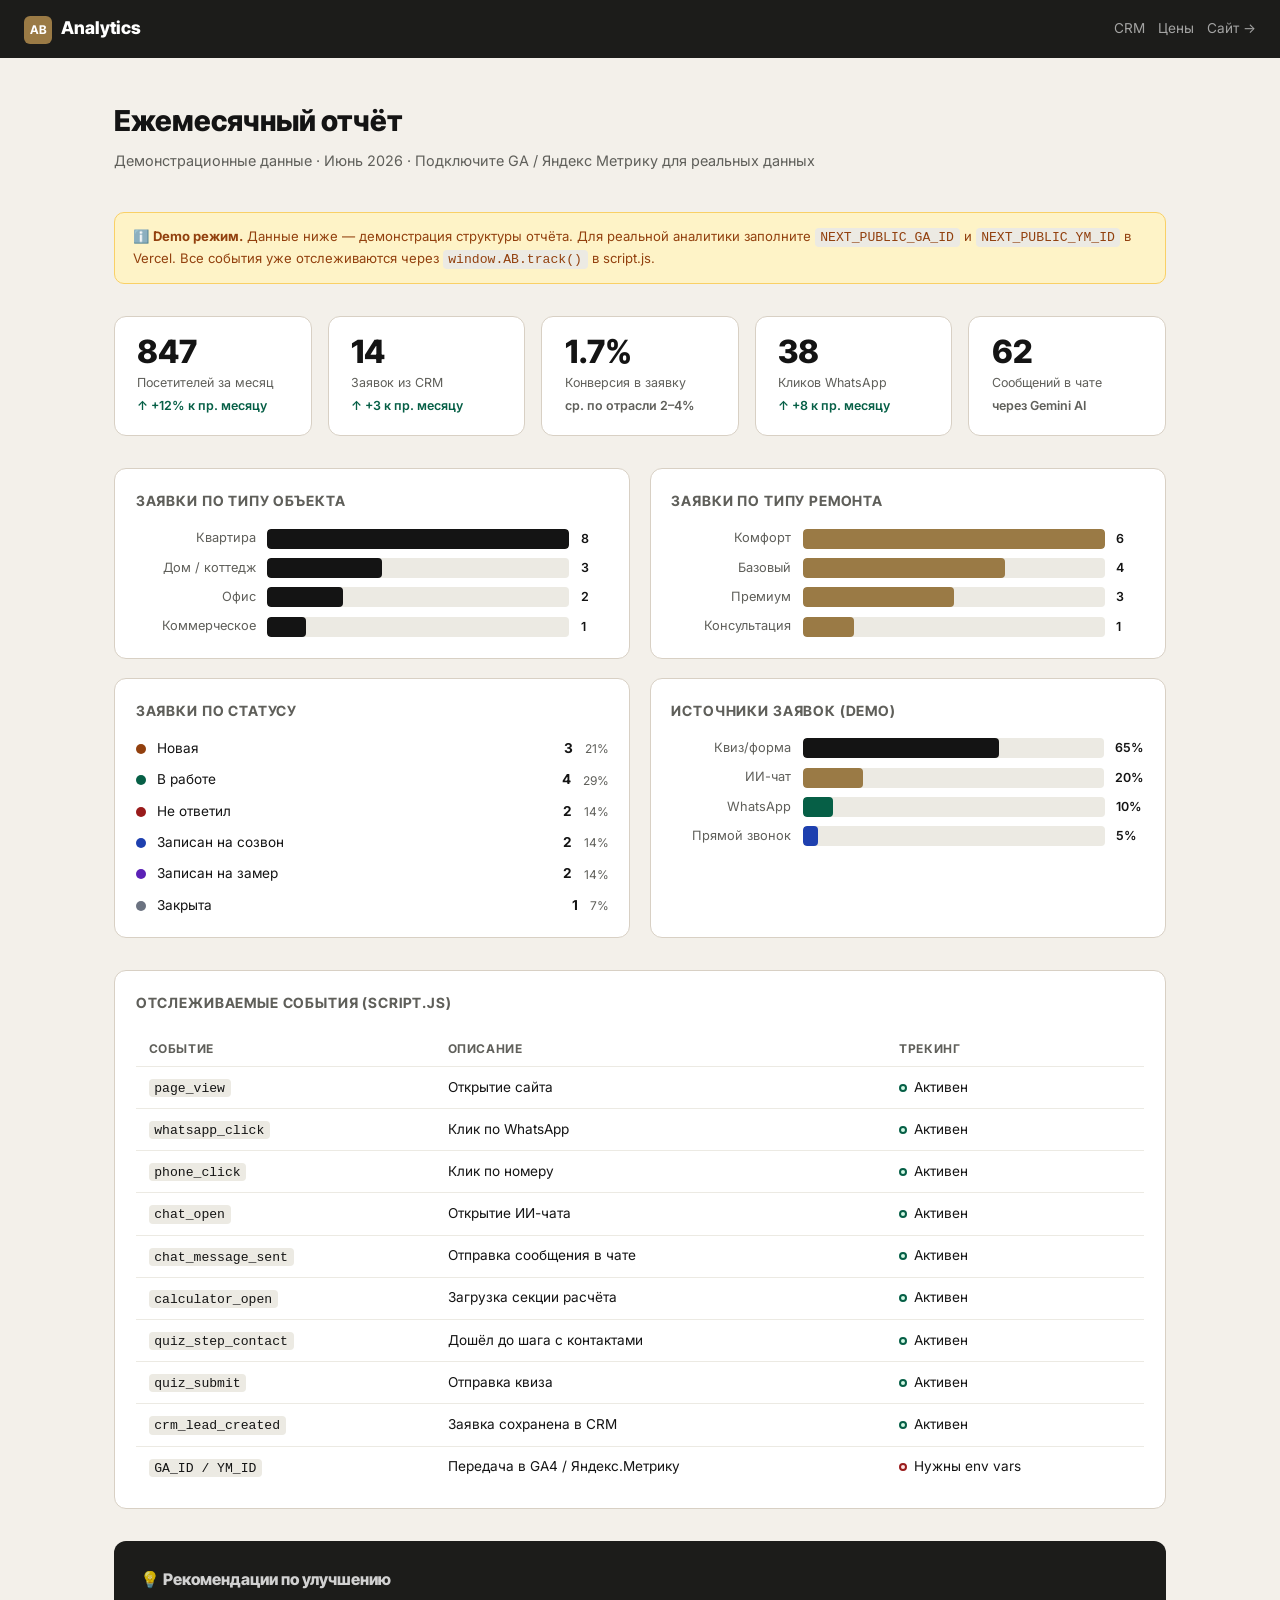
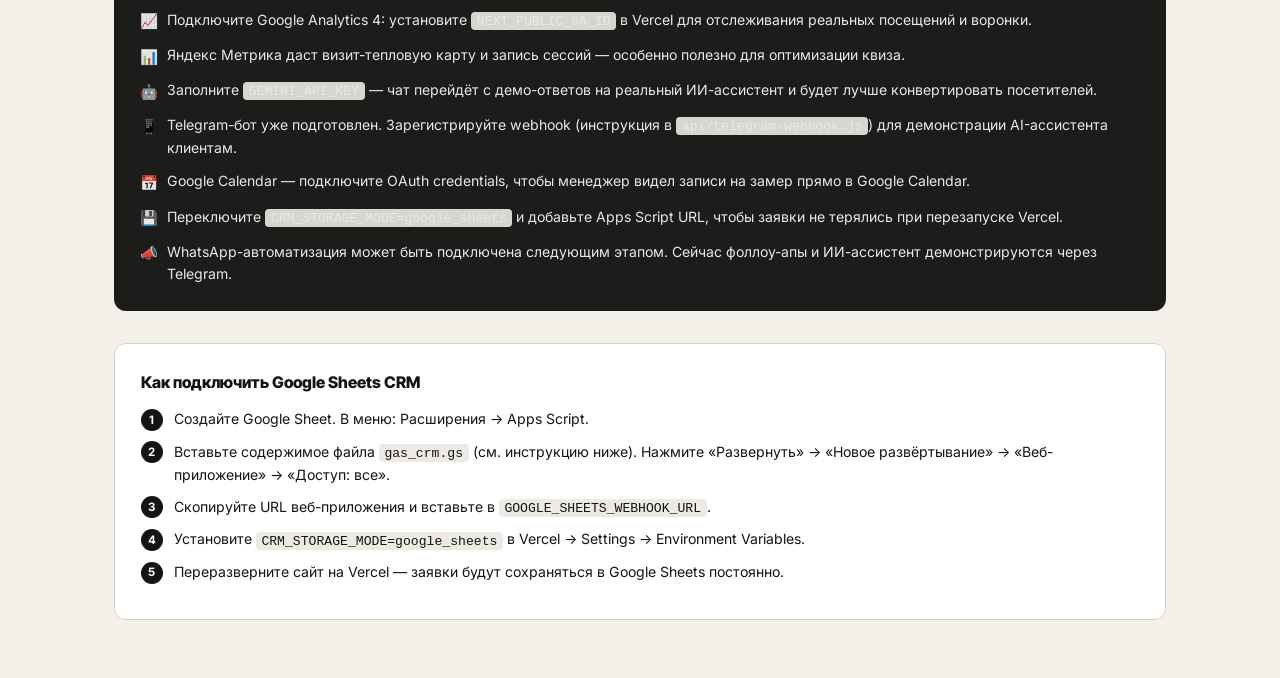
<file: analytics-demo.html>
<!DOCTYPE html>
<html lang="ru">
<head>
  <meta charset="UTF-8">
  <meta name="viewport" content="width=device-width, initial-scale=1.0">
  <title>Аналитика — Atelier Buils</title>
  <link rel="preconnect" href="https://fonts.googleapis.com">
  <link href="https://fonts.googleapis.com/css2?family=Inter+Tight:wght@700;800&family=Inter:wght@400;500;600&display=swap" rel="stylesheet">
  <style>
    :root{--bg:#F3F0EA;--bg2:#ECEAE3;--white:#FFFFFF;--ink:#141414;--ink2:#5F5F5A;--line:#D8D0C4;--dark:#1C1C1A;--acc:#9A7A45;--fh:'Inter Tight','Inter',Arial,sans-serif;--fb:'Inter',Arial,sans-serif}
    *,*::before,*::after{box-sizing:border-box;margin:0;padding:0}
    body{background:var(--bg);color:var(--ink);font-family:var(--fb);font-size:.95rem;line-height:1.6;-webkit-font-smoothing:antialiased}
    button{cursor:pointer;font:inherit;border:none;background:none}a{color:inherit;text-decoration:none}

    .hdr{background:var(--dark);color:#fff;padding:.9rem 1.5rem;display:flex;align-items:center;gap:1rem;position:sticky;top:0;z-index:10}
    .hdr__logo{font-family:var(--fh);font-weight:800;font-size:1.1rem}
    .hdr__logo b{background:var(--acc);color:#fff;display:inline-flex;align-items:center;justify-content:center;width:28px;height:28px;border-radius:6px;font-size:.75rem;margin-right:.35rem}
    .hdr__links{margin-left:auto;display:flex;gap:.8rem;align-items:center}
    .hdr__link{color:rgba(255,255,255,.6);font-size:.85rem;transition:color .2s}.hdr__link:hover{color:#fff}

    .main{max-width:1100px;margin:0 auto;padding:2.5rem 1.5rem}
    .page-title{font-family:var(--fh);font-size:1.8rem;font-weight:800;margin-bottom:.3rem}
    .page-sub{color:var(--ink2);font-size:.9rem;margin-bottom:2.5rem}
    .demo-note{background:#FEF3C7;border:1px solid #F9D066;border-radius:10px;padding:.8rem 1.1rem;font-size:.82rem;color:#92400E;margin-bottom:2rem}

    /* KPI grid */
    .kpi-grid{display:grid;grid-template-columns:repeat(auto-fit,minmax(180px,1fr));gap:1rem;margin-bottom:2rem}
    .kpi{background:var(--white);border:1px solid var(--line);border-radius:12px;padding:1.2rem 1.4rem}
    .kpi__value{font-family:var(--fh);font-size:2rem;font-weight:800;line-height:1}
    .kpi__label{font-size:.78rem;color:var(--ink2);margin-top:.3rem}
    .kpi__delta{font-size:.78rem;font-weight:600;margin-top:.2rem}
    .kpi__delta.up{color:#065F46}.kpi__delta.dn{color:#991B1B}

    /* Charts */
    .charts-row{display:grid;grid-template-columns:1fr 1fr;gap:1.2rem;margin-bottom:2rem}
    .chart-card{background:var(--white);border:1px solid var(--line);border-radius:12px;padding:1.3rem}
    .chart-card__title{font-family:var(--fh);font-weight:700;font-size:.88rem;margin-bottom:1rem;color:var(--ink2);text-transform:uppercase;letter-spacing:.06em}

    /* Bar chart */
    .bar-chart{display:flex;flex-direction:column;gap:.55rem}
    .bar-row{display:flex;align-items:center;gap:.7rem}
    .bar-label{font-size:.8rem;min-width:120px;color:var(--ink2);text-align:right}
    .bar-track{flex:1;background:var(--bg2);border-radius:4px;height:20px;overflow:hidden}
    .bar-fill{height:100%;border-radius:4px;background:var(--ink);transition:width .6s}
    .bar-fill.acc{background:var(--acc)}
    .bar-fill.green{background:#065F46}
    .bar-fill.blue{background:#1E40AF}
    .bar-val{font-size:.78rem;font-weight:600;min-width:28px}

    /* Status donut simulation */
    .status-list{display:flex;flex-direction:column;gap:.6rem}
    .status-item{display:flex;align-items:center;gap:.7rem}
    .status-dot{width:10px;height:10px;border-radius:50%;flex-shrink:0}
    .status-name{font-size:.85rem;flex:1}
    .status-count{font-weight:700;font-size:.85rem}
    .status-pct{font-size:.75rem;color:var(--ink2)}

    /* Events table */
    .events-card{background:var(--white);border:1px solid var(--line);border-radius:12px;padding:1.3rem;margin-bottom:2rem;overflow-x:auto}
    .events-card__title{font-family:var(--fh);font-weight:700;font-size:.88rem;margin-bottom:1rem;color:var(--ink2);text-transform:uppercase;letter-spacing:.06em}
    table{width:100%;border-collapse:collapse;font-size:.85rem}
    th{text-align:left;padding:.5rem .8rem;font-size:.75rem;font-weight:700;color:var(--ink2);text-transform:uppercase;letter-spacing:.05em;border-bottom:1px solid var(--bg2)}
    td{padding:.6rem .8rem;border-bottom:1px solid var(--bg2);vertical-align:middle}
    tr:last-child td{border-bottom:none}
    .ev-check{display:inline-block;width:8px;height:8px;border-radius:50%;background:#D1FAE5;border:2px solid #065F46;margin-right:.4rem}
    .ev-miss{display:inline-block;width:8px;height:8px;border-radius:50%;background:#FEE2E2;border:2px solid #991B1B;margin-right:.4rem}

    /* Recommendations */
    .reco-card{background:var(--dark);color:#fff;border-radius:12px;padding:1.6rem;margin-bottom:2rem}
    .reco-card__title{font-family:var(--fh);font-weight:800;font-size:1rem;margin-bottom:1rem;opacity:.8}
    .reco-list{display:flex;flex-direction:column;gap:.7rem}
    .reco-item{display:flex;gap:.6rem;align-items:flex-start;font-size:.88rem;opacity:.9}
    .reco-icon{font-size:.9rem;flex-shrink:0;margin-top:.05rem}

    /* Setup instructions */
    .setup-card{background:var(--white);border:1px solid var(--line);border-radius:12px;padding:1.6rem;margin-bottom:1.5rem}
    .setup-card__title{font-family:var(--fh);font-weight:800;font-size:1rem;margin-bottom:.8rem}
    .setup-card__step{display:flex;gap:.7rem;margin-bottom:.6rem;font-size:.88rem}
    .setup-card__num{background:var(--ink);color:#fff;width:22px;height:22px;border-radius:50%;display:inline-flex;align-items:center;justify-content:center;font-size:.72rem;font-weight:700;flex-shrink:0;margin-top:.05rem}
    code{background:var(--bg2);border-radius:4px;padding:.1rem .35rem;font-size:.82rem;font-family:monospace}

    @media(max-width:640px){.charts-row{grid-template-columns:1fr}.bar-label{min-width:80px}}
  </style>
</head>
<body>

<div class="hdr">
  <div class="hdr__logo"><b>AB</b> Analytics</div>
  <div class="hdr__links">
    <a href="/crm" class="hdr__link">CRM</a>
    <a href="/admin/prices" class="hdr__link">Цены</a>
    <a href="/" class="hdr__link">Сайт →</a>
  </div>
</div>

<div class="main">
  <h1 class="page-title">Ежемесячный отчёт</h1>
  <p class="page-sub">Демонстрационные данные · Июнь 2026 · <span id="modeLabel">Подключите GA / Яндекс Метрику для реальных данных</span></p>

  <div class="demo-note">
    ℹ️ <b>Demo режим.</b> Данные ниже — демонстрация структуры отчёта.
    Для реальной аналитики заполните <code>NEXT_PUBLIC_GA_ID</code> и <code>NEXT_PUBLIC_YM_ID</code> в Vercel.
    Все события уже отслеживаются через <code>window.AB.track()</code> в script.js.
  </div>

  <!-- KPI -->
  <div class="kpi-grid">
    <div class="kpi">
      <div class="kpi__value" id="kpiVisits">—</div>
      <div class="kpi__label">Посетителей за месяц</div>
      <div class="kpi__delta up" id="kpiVisitsDelta">↑ +12% к пр. месяцу</div>
    </div>
    <div class="kpi">
      <div class="kpi__value" id="kpiLeads">—</div>
      <div class="kpi__label">Заявок из CRM</div>
      <div class="kpi__delta up" id="kpiLeadsDelta">↑ +3 к пр. месяцу</div>
    </div>
    <div class="kpi">
      <div class="kpi__value" id="kpiConv">—</div>
      <div class="kpi__label">Конверсия в заявку</div>
      <div class="kpi__delta" id="kpiConvDelta" style="color:var(--ink2)">ср. по отрасли 2–4%</div>
    </div>
    <div class="kpi">
      <div class="kpi__value" id="kpiWA">—</div>
      <div class="kpi__label">Кликов WhatsApp</div>
      <div class="kpi__delta up" id="kpiWADelta">↑ +8 к пр. месяцу</div>
    </div>
    <div class="kpi">
      <div class="kpi__value" id="kpiChat">—</div>
      <div class="kpi__label">Сообщений в чате</div>
      <div class="kpi__delta" style="color:var(--ink2)">через Gemini AI</div>
    </div>
  </div>

  <!-- Charts -->
  <div class="charts-row">

    <div class="chart-card">
      <div class="chart-card__title">Заявки по типу объекта</div>
      <div class="bar-chart" id="barObjects"></div>
    </div>

    <div class="chart-card">
      <div class="chart-card__title">Заявки по типу ремонта</div>
      <div class="bar-chart" id="barTypes"></div>
    </div>

    <div class="chart-card">
      <div class="chart-card__title">Заявки по статусу</div>
      <div class="status-list" id="statusList"></div>
    </div>

    <div class="chart-card">
      <div class="chart-card__title">Источники заявок (demo)</div>
      <div class="bar-chart">
        <div class="bar-row"><span class="bar-label">Квиз/форма</span><div class="bar-track"><div class="bar-fill" style="width:65%"></div></div><span class="bar-val">65%</span></div>
        <div class="bar-row"><span class="bar-label">ИИ-чат</span><div class="bar-track"><div class="bar-fill acc" style="width:20%"></div></div><span class="bar-val">20%</span></div>
        <div class="bar-row"><span class="bar-label">WhatsApp</span><div class="bar-track"><div class="bar-fill green" style="width:10%"></div></div><span class="bar-val">10%</span></div>
        <div class="bar-row"><span class="bar-label">Прямой звонок</span><div class="bar-track"><div class="bar-fill blue" style="width:5%"></div></div><span class="bar-val">5%</span></div>
      </div>
    </div>

  </div>

  <!-- Events tracking -->
  <div class="events-card">
    <div class="events-card__title">Отслеживаемые события (script.js)</div>
    <table>
      <thead><tr><th>Событие</th><th>Описание</th><th>Трекинг</th></tr></thead>
      <tbody>
        <tr><td><code>page_view</code></td><td>Открытие сайта</td><td><span class="ev-check"></span>Активен</td></tr>
        <tr><td><code>whatsapp_click</code></td><td>Клик по WhatsApp</td><td><span class="ev-check"></span>Активен</td></tr>
        <tr><td><code>phone_click</code></td><td>Клик по номеру</td><td><span class="ev-check"></span>Активен</td></tr>
        <tr><td><code>chat_open</code></td><td>Открытие ИИ-чата</td><td><span class="ev-check"></span>Активен</td></tr>
        <tr><td><code>chat_message_sent</code></td><td>Отправка сообщения в чате</td><td><span class="ev-check"></span>Активен</td></tr>
        <tr><td><code>calculator_open</code></td><td>Загрузка секции расчёта</td><td><span class="ev-check"></span>Активен</td></tr>
        <tr><td><code>quiz_step_contact</code></td><td>Дошёл до шага с контактами</td><td><span class="ev-check"></span>Активен</td></tr>
        <tr><td><code>quiz_submit</code></td><td>Отправка квиза</td><td><span class="ev-check"></span>Активен</td></tr>
        <tr><td><code>crm_lead_created</code></td><td>Заявка сохранена в CRM</td><td><span class="ev-check"></span>Активен</td></tr>
        <tr><td><code>GA_ID / YM_ID</code></td><td>Передача в GA4 / Яндекс.Метрику</td><td><span class="ev-miss"></span>Нужны env vars</td></tr>
      </tbody>
    </table>
  </div>

  <!-- Recommendations -->
  <div class="reco-card">
    <div class="reco-card__title">💡 Рекомендации по улучшению</div>
    <div class="reco-list">
      <div class="reco-item"><span class="reco-icon">📈</span><span>Подключите Google Analytics 4: установите <code>NEXT_PUBLIC_GA_ID</code> в Vercel для отслеживания реальных посещений и воронки.</span></div>
      <div class="reco-item"><span class="reco-icon">📊</span><span>Яндекс Метрика даст визит-тепловую карту и запись сессий — особенно полезно для оптимизации квиза.</span></div>
      <div class="reco-item"><span class="reco-icon">🤖</span><span>Заполните <code>GEMINI_API_KEY</code> — чат перейдёт с демо-ответов на реальный ИИ-ассистент и будет лучше конвертировать посетителей.</span></div>
      <div class="reco-item"><span class="reco-icon">📱</span><span>Telegram-бот уже подготовлен. Зарегистрируйте webhook (инструкция в <code>api/telegram-webhook.js</code>) для демонстрации AI-ассистента клиентам.</span></div>
      <div class="reco-item"><span class="reco-icon">📅</span><span>Google Calendar — подключите OAuth credentials, чтобы менеджер видел записи на замер прямо в Google Calendar.</span></div>
      <div class="reco-item"><span class="reco-icon">💾</span><span>Переключите <code>CRM_STORAGE_MODE=google_sheets</code> и добавьте Apps Script URL, чтобы заявки не терялись при перезапуске Vercel.</span></div>
      <div class="reco-item"><span class="reco-icon">📣</span><span>WhatsApp-автоматизация может быть подключена следующим этапом. Сейчас фоллоу-апы и ИИ-ассистент демонстрируются через Telegram.</span></div>
    </div>
  </div>

  <!-- Setup Guide -->
  <div class="setup-card">
    <div class="setup-card__title">Как подключить Google Sheets CRM</div>
    <div class="setup-card__step"><span class="setup-card__num">1</span><span>Создайте Google Sheet. В меню: Расширения → Apps Script.</span></div>
    <div class="setup-card__step"><span class="setup-card__num">2</span><span>Вставьте содержимое файла <code>gas_crm.gs</code> (см. инструкцию ниже). Нажмите «Развернуть» → «Новое развёртывание» → «Веб-приложение» → «Доступ: все».</span></div>
    <div class="setup-card__step"><span class="setup-card__num">3</span><span>Скопируйте URL веб-приложения и вставьте в <code>GOOGLE_SHEETS_WEBHOOK_URL</code>.</span></div>
    <div class="setup-card__step"><span class="setup-card__num">4</span><span>Установите <code>CRM_STORAGE_MODE=google_sheets</code> в Vercel → Settings → Environment Variables.</span></div>
    <div class="setup-card__step"><span class="setup-card__num">5</span><span>Переразверните сайт на Vercel — заявки будут сохраняться в Google Sheets постоянно.</span></div>
  </div>

</div>

<script>
(function(){
  'use strict';

  // Try to load real lead data from CRM for stats
  // (requires admin password — so we'll use demo data here)
  var DEMO = {
    visits: 847,
    leads: 14,
    waClicks: 38,
    chatMsgs: 62,
    leadsByObject: [
      { label: 'Квартира', v: 8 },
      { label: 'Дом / коттедж', v: 3 },
      { label: 'Офис', v: 2 },
      { label: 'Коммерческое', v: 1 }
    ],
    leadsByType: [
      { label: 'Комфорт', v: 6 },
      { label: 'Базовый', v: 4 },
      { label: 'Премиум', v: 3 },
      { label: 'Консультация', v: 1 }
    ],
    leadsByStatus: [
      { label: 'Новая',             count: 3, color: '#92400E', bg: '#FEF3C7' },
      { label: 'В работе',          count: 4, color: '#065F46', bg: '#D1FAE5' },
      { label: 'Не ответил',        count: 2, color: '#991B1B', bg: '#FEE2E2' },
      { label: 'Записан на созвон', count: 2, color: '#1E40AF', bg: '#DBEAFE' },
      { label: 'Записан на замер',  count: 2, color: '#5B21B6', bg: '#EDE9FE' },
      { label: 'Закрыта',           count: 1, color: '#6B7280', bg: '#F3F4F6' }
    ]
  };

  var conv = ((DEMO.leads / DEMO.visits) * 100).toFixed(1);
  document.getElementById('kpiVisits').textContent = DEMO.visits.toLocaleString('ru-RU');
  document.getElementById('kpiLeads').textContent  = DEMO.leads;
  document.getElementById('kpiConv').textContent   = conv + '%';
  document.getElementById('kpiWA').textContent     = DEMO.waClicks;
  document.getElementById('kpiChat').textContent   = DEMO.chatMsgs;

  // Bar charts
  function renderBar(containerId, items, className) {
    var max = Math.max.apply(null, items.map(function(i){return i.v;}));
    var html = items.map(function(item){
      var pct = Math.round((item.v/max)*100);
      return '<div class="bar-row">'
        + '<span class="bar-label">'+item.label+'</span>'
        + '<div class="bar-track"><div class="bar-fill'+(className?' '+className:'')+'" style="width:'+pct+'%"></div></div>'
        + '<span class="bar-val">'+item.v+'</span></div>';
    }).join('');
    document.getElementById(containerId).innerHTML = html;
  }
  renderBar('barObjects', DEMO.leadsByObject);
  renderBar('barTypes',   DEMO.leadsByType, 'acc');

  // Status list
  var total = DEMO.leadsByStatus.reduce(function(s,i){return s+i.count;},0);
  document.getElementById('statusList').innerHTML = DEMO.leadsByStatus.map(function(s){
    var pct = Math.round((s.count/total)*100);
    return '<div class="status-item">'
      +'<span class="status-dot" style="background:'+s.color+'"></span>'
      +'<span class="status-name">'+s.label+'</span>'
      +'<span class="status-count">'+s.count+'</span>'
      +'<span class="status-pct">'+pct+'%</span>'
      +'</div>';
  }).join('');
})();
</script>
</body>
</html>
</file>
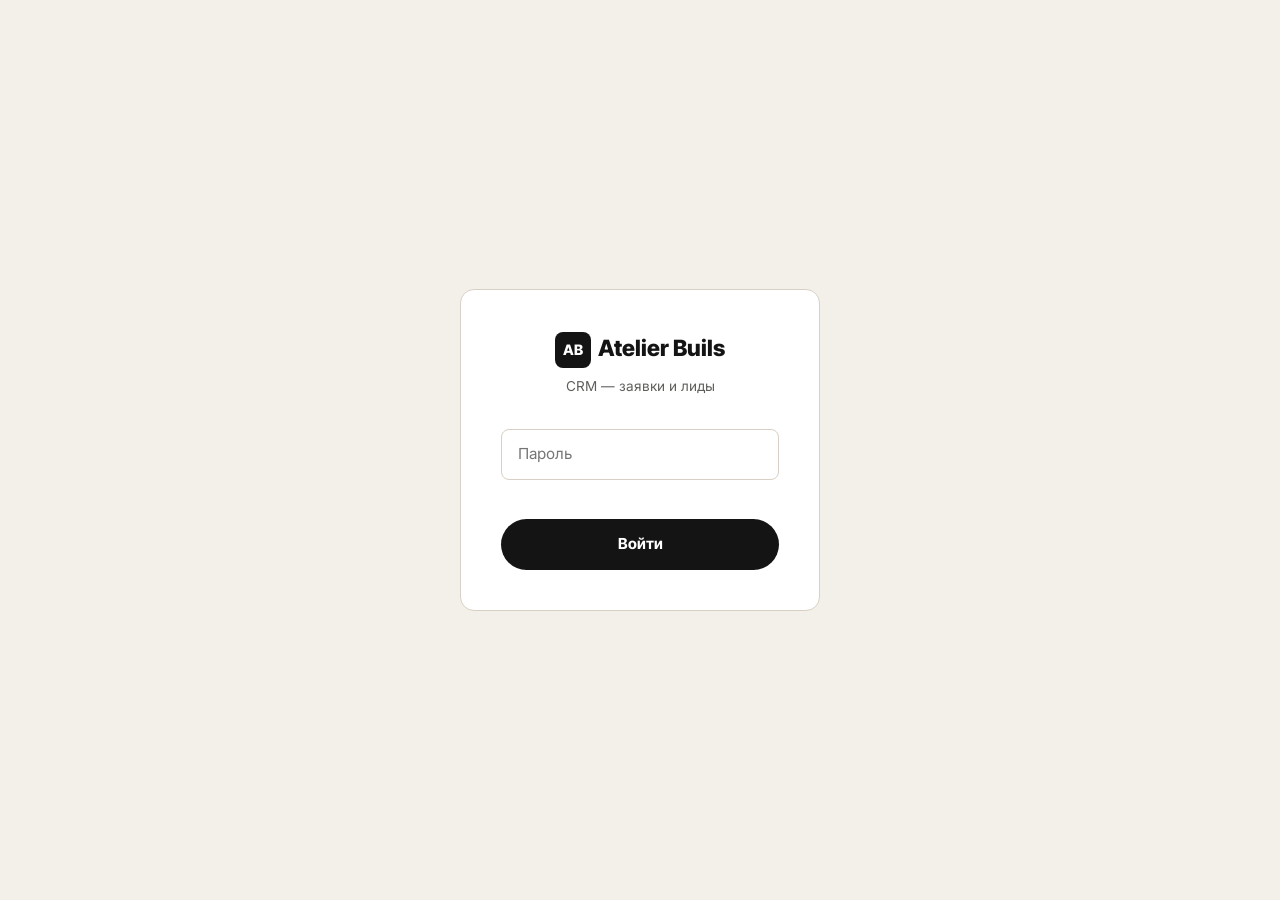
<file: crm.html>
<!DOCTYPE html>
<html lang="ru">
<head>
  <meta charset="UTF-8">
  <meta name="viewport" content="width=device-width, initial-scale=1.0">
  <title>CRM — Atelier Buils</title>
  <link rel="preconnect" href="https://fonts.googleapis.com">
  <link href="https://fonts.googleapis.com/css2?family=Inter+Tight:wght@700;800&family=Inter:wght@400;500;600&display=swap" rel="stylesheet">
  <style>
    :root {
      --bg:#F3F0EA; --bg2:#ECEAE3; --white:#FFFFFF; --ink:#141414;
      --ink2:#5F5F5A; --line:#D8D0C4; --dark:#1C1C1A; --acc:#9A7A45;
      --fh:'Inter Tight','Inter',Arial,sans-serif; --fb:'Inter',Arial,sans-serif;
    }
    *,*::before,*::after{box-sizing:border-box;margin:0;padding:0}
    body{background:var(--bg);color:var(--ink);font-family:var(--fb);font-size:.95rem;line-height:1.6;-webkit-font-smoothing:antialiased}
    a{color:inherit;text-decoration:none}
    button{cursor:pointer;font:inherit;border:none;background:none}

    /* Login */
    .login{display:flex;align-items:center;justify-content:center;min-height:100vh;padding:1.5rem}
    .login__box{background:var(--white);border:1px solid var(--line);border-radius:14px;padding:2.5rem;max-width:360px;width:100%;text-align:center}
    .login__logo{font-family:var(--fh);font-size:1.4rem;font-weight:800;margin-bottom:.5rem}
    .login__logo span{background:var(--ink);color:#fff;display:inline-flex;align-items:center;justify-content:center;width:36px;height:36px;border-radius:8px;font-size:.9rem;margin-right:.4rem;vertical-align:middle}
    .login__sub{color:var(--ink2);font-size:.85rem;margin-bottom:2rem}
    .login__inp{width:100%;border:1.5px solid var(--line);border-radius:8px;padding:.75rem 1rem;font:inherit;font-size:.95rem;outline:none;transition:border-color .2s;margin-bottom:.2rem}
    .login__inp:focus{border-color:var(--ink)}
    .login__inp.err{border-color:#c0392b}
    .login__err{color:#c0392b;font-size:.8rem;margin-bottom:.8rem;min-height:1.2em}
    .login__btn{width:100%;background:var(--ink);color:#fff;font-family:var(--fh);font-weight:700;font-size:.95rem;padding:.85rem;border-radius:50px;transition:background .2s;margin-top:.5rem}
    .login__btn:hover{background:#2a2a2a}

    /* Layout */
    .crm{display:none}
    .crm.visible{display:flex;flex-direction:column;min-height:100vh}
    .crm__hdr{background:var(--dark);color:#fff;padding:.9rem 1.5rem;display:flex;align-items:center;gap:1.2rem;position:sticky;top:0;z-index:100}
    .crm__logo{font-family:var(--fh);font-weight:800;font-size:1.1rem}
    .crm__logo b{background:var(--acc);color:#fff;display:inline-flex;align-items:center;justify-content:center;width:28px;height:28px;border-radius:6px;font-size:.75rem;margin-right:.35rem}
    .crm__title{font-family:var(--fh);font-weight:700;font-size:.95rem;opacity:.7;margin-left:.2rem}
    .crm__actions{margin-left:auto;display:flex;align-items:center;gap:.7rem}
    .crm__followall{background:transparent;border:1.5px solid rgba(255,255,255,.25);color:#fff;font-family:var(--fh);font-size:.8rem;font-weight:700;padding:.4rem .9rem;border-radius:50px;transition:border-color .2s}
    .crm__followall:hover{border-color:rgba(255,255,255,.6)}
    .crm__logout{background:transparent;color:rgba(255,255,255,.5);font-size:.8rem;padding:.4rem .6rem;border-radius:4px;transition:color .2s}
    .crm__logout:hover{color:#fff}
    .crm__storage-badge{font-size:.72rem;background:rgba(255,255,255,.12);padding:.25rem .6rem;border-radius:20px;opacity:.8}

    /* Main area */
    .crm__main{display:flex;flex:1;gap:0}
    .crm__list-col{flex:0 0 380px;border-right:1px solid var(--line);overflow-y:auto;background:var(--white)}
    .crm__detail-col{flex:1;overflow-y:auto;background:var(--bg);padding:1.8rem}

    /* Filters */
    .crm__filters{padding:.8rem 1rem;border-bottom:1px solid var(--line);display:flex;gap:.4rem;flex-wrap:wrap}
    .crm__filter{background:transparent;border:1.5px solid var(--line);border-radius:50px;padding:.3rem .8rem;font-size:.78rem;font-weight:600;color:var(--ink2);transition:all .15s}
    .crm__filter.active,.crm__filter:hover{border-color:var(--ink);color:var(--ink);background:var(--bg2)}

    /* Lead cards */
    .lead-card{border-bottom:1px solid var(--bg2);padding:1rem 1.1rem;cursor:pointer;transition:background .15s;position:relative}
    .lead-card:hover,.lead-card.active{background:var(--bg)}
    .lead-card__row{display:flex;align-items:center;gap:.5rem;margin-bottom:.2rem}
    .lead-card__name{font-weight:600;font-size:.9rem;flex:1}
    .lead-card__phone{color:var(--ink2);font-size:.82rem}
    .lead-card__type{font-size:.78rem;color:var(--ink2)}
    .lead-card__meta{display:flex;align-items:center;gap:.5rem;margin-top:.3rem;flex-wrap:wrap}
    .lead-card__time{font-size:.75rem;color:var(--ink2);opacity:.8}

    /* Status badges */
    .badge{display:inline-block;font-size:.72rem;font-weight:700;padding:.18rem .55rem;border-radius:20px;letter-spacing:.03em}
    .badge--new      {background:#FEF3C7;color:#92400E}
    .badge--work     {background:#D1FAE5;color:#065F46}
    .badge--noanswer {background:#FEE2E2;color:#991B1B}
    .badge--call     {background:#DBEAFE;color:#1E40AF}
    .badge--measure  {background:#EDE9FE;color:#5B21B6}
    .badge--closed   {background:#F3F4F6;color:#6B7280}

    /* Detail pane */
    .detail-empty{display:flex;flex-direction:column;align-items:center;justify-content:center;height:70vh;color:var(--ink2);gap:.5rem}
    .detail-empty svg{opacity:.25}
    .detail-card{background:var(--white);border:1px solid var(--line);border-radius:14px;padding:1.6rem;max-width:680px}
    .detail-card__hd{display:flex;align-items:flex-start;justify-content:space-between;margin-bottom:1.2rem;gap:1rem;flex-wrap:wrap}
    .detail-card__name{font-family:var(--fh);font-size:1.3rem;font-weight:800}
    .detail-card__id{font-size:.75rem;color:var(--ink2);margin-top:.15rem}
    .detail-card__section{margin-bottom:1.4rem}
    .detail-card__section-title{font-family:var(--fh);font-size:.72rem;font-weight:700;letter-spacing:.08em;text-transform:uppercase;color:var(--ink2);margin-bottom:.7rem;padding-bottom:.4rem;border-bottom:1px solid var(--bg2)}
    .detail-grid{display:grid;grid-template-columns:1fr 1fr;gap:.5rem .8rem}
    .detail-row{display:flex;flex-direction:column;gap:.05rem}
    .detail-row .label{font-size:.75rem;color:var(--ink2)}
    .detail-row .value{font-weight:500;font-size:.9rem}

    /* Status select */
    .status-row{display:flex;align-items:center;gap:.7rem;flex-wrap:wrap}
    .status-select{border:1.5px solid var(--line);border-radius:8px;padding:.5rem .8rem;font:inherit;font-size:.9rem;background:var(--white);cursor:pointer;outline:none;transition:border-color .2s}
    .status-select:focus{border-color:var(--ink)}
    .btn-save-status{background:var(--ink);color:#fff;font-family:var(--fh);font-weight:700;font-size:.82rem;padding:.5rem 1rem;border-radius:50px;transition:background .2s}
    .btn-save-status:hover{background:#2a2a2a}
    .btn-save-status:disabled{opacity:.4;cursor:not-allowed}

    /* Comment */
    .comment-area{width:100%;border:1.5px solid var(--line);border-radius:8px;padding:.75rem .9rem;font:inherit;font-size:.9rem;resize:vertical;min-height:80px;outline:none;transition:border-color .2s}
    .comment-area:focus{border-color:var(--ink)}

    /* Action buttons */
    .action-btns{display:flex;gap:.6rem;flex-wrap:wrap;margin-top:.4rem}
    .btn-action{display:inline-flex;align-items:center;gap:.4rem;font-family:var(--fh);font-weight:700;font-size:.82rem;padding:.55rem 1rem;border-radius:50px;transition:all .2s;border:1.5px solid}
    .btn-action--tg{background:transparent;color:#229ED9;border-color:#229ED9}
    .btn-action--tg:hover{background:#229ED9;color:#fff}
    .btn-action--cal{background:transparent;color:var(--acc);border-color:var(--acc)}
    .btn-action--cal:hover{background:var(--acc);color:#fff}
    .btn-action--fu{background:transparent;color:var(--ink2);border-color:var(--line)}
    .btn-action--fu:hover{border-color:var(--ink);color:var(--ink)}

    /* Calendar modal */
    .modal-overlay{display:none;position:fixed;inset:0;background:rgba(0,0,0,.45);z-index:200;align-items:center;justify-content:center;padding:1rem}
    .modal-overlay.open{display:flex}
    .modal{background:var(--white);border-radius:14px;padding:1.8rem;max-width:380px;width:100%}
    .modal h3{font-family:var(--fh);font-size:1.1rem;font-weight:800;margin-bottom:1.2rem}
    .modal-field{margin-bottom:1rem}
    .modal-field label{display:block;font-size:.8rem;font-weight:600;margin-bottom:.35rem;color:var(--ink2)}
    .modal-inp{width:100%;border:1.5px solid var(--line);border-radius:8px;padding:.65rem .9rem;font:inherit;font-size:.9rem;outline:none;transition:border-color .2s}
    .modal-inp:focus{border-color:var(--ink)}
    .modal-inp.err{border-color:#c0392b}
    .modal-type{display:flex;gap:.5rem;margin-bottom:1rem}
    .modal-type button{flex:1;font-family:var(--fh);font-size:.8rem;font-weight:700;padding:.5rem;border-radius:8px;border:1.5px solid var(--line);transition:all .15s}
    .modal-type button.active{border-color:var(--ink);background:var(--ink);color:#fff}
    .modal-btns{display:flex;gap:.6rem;margin-top:1.2rem}
    .btn-modal-ok{flex:1;background:var(--ink);color:#fff;font-family:var(--fh);font-weight:700;font-size:.88rem;padding:.7rem;border-radius:50px;transition:background .2s}
    .btn-modal-ok:hover{background:#2a2a2a}
    .btn-modal-cancel{background:transparent;color:var(--ink2);font-size:.85rem;padding:.7rem 1rem;border-radius:50px}
    .btn-modal-cancel:hover{color:var(--ink)}

    /* Toast */
    .toast{position:fixed;bottom:1.5rem;right:1.5rem;background:var(--dark);color:#fff;padding:.75rem 1.2rem;border-radius:10px;font-size:.85rem;font-weight:500;z-index:500;opacity:0;transform:translateY(8px);transition:all .25s;pointer-events:none;max-width:280px}
    .toast.show{opacity:1;transform:none}
    .toast.err{background:#c0392b}

    /* Demo banner */
    .demo-banner{background:#FEF3C7;border-bottom:1px solid #F9D066;padding:.5rem 1.5rem;font-size:.8rem;color:#92400E;text-align:center}
    .demo-banner a{color:#92400E;font-weight:600;text-decoration:underline}

    /* Empty state */
    .no-leads{padding:2rem 1rem;text-align:center;color:var(--ink2);font-size:.9rem}

    @media(max-width:700px){
      .crm__list-col{flex:0 0 100%}
      .crm__main{flex-direction:column}
      .crm__detail-col{padding:1rem}
      .detail-grid{grid-template-columns:1fr}
    }
  </style>
</head>
<body>

<!-- LOGIN -->
<div class="login" id="loginScreen">
  <div class="login__box">
    <div class="login__logo">
      <span>AB</span>Atelier Buils
    </div>
    <p class="login__sub">CRM — заявки и лиды</p>
    <input type="password" class="login__inp" id="loginPwd" placeholder="Пароль" autocomplete="current-password">
    <p class="login__err" id="loginErr"></p>
    <button class="login__btn" id="loginBtn">Войти</button>
  </div>
</div>

<!-- CRM -->
<div class="crm" id="crmApp">
  <div id="demoBanner" class="demo-banner" style="display:none">
    ⚠️ Режим <b>mock</b>: заявки хранятся в памяти и сбрасываются при рестарте сервера.
    Для реального хранилища — настройте <b>GOOGLE_SHEETS_WEBHOOK_URL</b> и переключите <b>CRM_STORAGE_MODE=google_sheets</b>.
    <a href="/analytics-demo">Аналитика</a> · <a href="/admin/prices">Цены</a>
  </div>

  <div class="crm__hdr">
    <div class="crm__logo"><b>AB</b> CRM</div>
    <span class="crm__title">Заявки</span>
    <span class="crm__storage-badge" id="storageBadge">mock</span>
    <div class="crm__actions">
      <button class="crm__followall" id="btnFollowAll" title="Отправить напоминания по всем просроченным заявкам">⏰ Фоллоу-апы</button>
      <button class="crm__logout" id="btnLogout">Выйти</button>
    </div>
  </div>

  <div class="crm__main">
    <!-- LEAD LIST -->
    <div class="crm__list-col">
      <div class="crm__filters" id="crmFilters">
        <button class="crm__filter active" data-status="all">Все</button>
        <button class="crm__filter" data-status="Новая">Новые</button>
        <button class="crm__filter" data-status="В работе">В работе</button>
        <button class="crm__filter" data-status="Не ответил">Не отвечает</button>
        <button class="crm__filter" data-status="Записан на созвон">Созвон</button>
        <button class="crm__filter" data-status="Записан на замер">Замер</button>
        <button class="crm__filter" data-status="Закрыта">Закрыта</button>
      </div>
      <div id="leadsList"></div>
    </div>

    <!-- DETAIL PANEL -->
    <div class="crm__detail-col" id="detailCol">
      <div class="detail-empty">
        <svg width="48" height="48" viewBox="0 0 24 24" fill="none" stroke="currentColor" stroke-width="1.5"><path d="M9 5H7a2 2 0 00-2 2v12a2 2 0 002 2h10a2 2 0 002-2V7a2 2 0 00-2-2h-2"/><rect x="9" y="3" width="6" height="4" rx="1"/></svg>
        <span>Выберите заявку</span>
      </div>
    </div>
  </div>
</div>

<!-- CALENDAR MODAL -->
<div class="modal-overlay" id="calModal">
  <div class="modal">
    <h3>Запись в календарь</h3>
    <div class="modal-type">
      <button data-type="Записан на созвон" class="active" id="calTypeCall">📞 Созвон</button>
      <button data-type="Записан на замер"  id="calTypeMeasure">📐 Замер</button>
    </div>
    <div class="modal-field">
      <label>Дата</label>
      <input type="date" class="modal-inp" id="calDate">
    </div>
    <div class="modal-field">
      <label>Время (Алматы)</label>
      <input type="time" class="modal-inp" id="calTime">
    </div>
    <div class="modal-btns">
      <button class="btn-modal-cancel" id="calCancel">Отмена</button>
      <button class="btn-modal-ok" id="calConfirm">Создать событие</button>
    </div>
  </div>
</div>

<div class="toast" id="toast"></div>

<script>
(function () {
  'use strict';

  var pwd         = '';
  var allLeads    = [];
  var activeLead  = null;
  var filterStatus = 'all';
  var calLeadId   = null;
  var calType     = 'Записан на созвон';

  /* ── Auth ─────────────────────────────────────────────── */
  var loginBtn  = document.getElementById('loginBtn');
  var loginPwd  = document.getElementById('loginPwd');
  var loginErr  = document.getElementById('loginErr');
  var loginScr  = document.getElementById('loginScreen');
  var crmApp    = document.getElementById('crmApp');

  loginBtn.addEventListener('click', tryLogin);
  loginPwd.addEventListener('keydown', function(e){ if(e.key==='Enter') tryLogin(); });

  function tryLogin() {
    var p = loginPwd.value.trim();
    if (!p) { loginErr.textContent='Введите пароль'; return; }
    loginErr.textContent = '';
    loginBtn.disabled = true; loginBtn.textContent = 'Входим…';
    fetch('/api/leads', { headers: { 'x-admin-password': p } })
      .then(function(r) {
        if (r.status === 401) throw new Error('Неверный пароль');
        if (!r.ok)            throw new Error('Ошибка сервера ' + r.status);
        return r.json();
      })
      .then(function(data) {
        pwd = p;
        allLeads = data.leads || [];
        loginScr.style.display = 'none';
        crmApp.classList.add('visible');
        renderAll();
      })
      .catch(function(e) {
        loginErr.textContent = e.message;
        loginBtn.disabled = false; loginBtn.textContent = 'Войти';
      });
  }

  document.getElementById('btnLogout').addEventListener('click', function(){
    pwd = ''; allLeads = []; activeLead = null;
    crmApp.classList.remove('visible');
    loginScr.style.display = '';
    loginPwd.value = '';
  });

  /* ── Render ───────────────────────────────────────────── */
  function renderAll() {
    renderList();
    detectMode();
  }

  function detectMode() {
    // Check if storage is mock from a separate header or just by presence of demo leads
    var hasDemoId = allLeads.some(function(l){ return l.id && l.id.startsWith('demo-'); });
    if (hasDemoId) {
      document.getElementById('demoBanner').style.display = '';
      document.getElementById('storageBadge').textContent = 'mock';
    } else {
      document.getElementById('storageBadge').textContent = 'live';
    }
  }

  function statusBadge(status) {
    var map = {
      'Новая':'new','В работе':'work','Не ответил':'noanswer',
      'Записан на созвон':'call','Записан на замер':'measure','Закрыта':'closed'
    };
    return '<span class="badge badge--' + (map[status]||'new') + '">' + escHtml(status) + '</span>';
  }

  function escHtml(s) {
    return String(s||'').replace(/&/g,'&amp;').replace(/</g,'&lt;').replace(/>/g,'&gt;');
  }

  function timeAgo(iso) {
    var d = new Date(iso), now = Date.now(), diff = now - d;
    if (diff < 60000)  return 'только что';
    if (diff < 3600000) return Math.floor(diff/60000) + ' мин. назад';
    if (diff < 86400000) return Math.floor(diff/3600000) + ' ч. назад';
    return Math.floor(diff/86400000) + ' д. назад';
  }

  function renderList() {
    var list = document.getElementById('leadsList');
    var filtered = filterStatus === 'all' ? allLeads : allLeads.filter(function(l){ return l.status === filterStatus; });
    if (!filtered.length) {
      list.innerHTML = '<div class="no-leads">Нет заявок</div>';
      return;
    }
    // Sort newest first
    filtered = filtered.slice().sort(function(a,b){ return new Date(b.createdAt)-new Date(a.createdAt); });

    list.innerHTML = filtered.map(function(lead) {
      return '<div class="lead-card' + (activeLead&&activeLead.id===lead.id?' active':'') + '" data-id="'+lead.id+'">'
        + '<div class="lead-card__row"><span class="lead-card__name">'+escHtml(lead.name)+'</span>'
        + statusBadge(lead.status)+'</div>'
        + '<div class="lead-card__phone">'+escHtml(lead.phone)+'</div>'
        + '<div class="lead-card__meta">'
        + '<span class="lead-card__type">'+escHtml(lead.objectType)+' · '+escHtml(lead.area)+'</span>'
        + '<span class="lead-card__time">'+timeAgo(lead.createdAt)+'</span>'
        + '</div></div>';
    }).join('');

    list.querySelectorAll('.lead-card').forEach(function(el){
      el.addEventListener('click', function(){
        var id = this.dataset.id;
        activeLead = allLeads.find(function(l){ return l.id===id; });
        renderList();
        renderDetail();
      });
    });
  }

  /* Filters */
  document.getElementById('crmFilters').addEventListener('click', function(e){
    var btn = e.target.closest('.crm__filter');
    if (!btn) return;
    filterStatus = btn.dataset.status;
    document.querySelectorAll('.crm__filter').forEach(function(b){ b.classList.remove('active'); });
    btn.classList.add('active');
    activeLead = null;
    renderList();
    document.getElementById('detailCol').innerHTML = '<div class="detail-empty"><svg width="48" height="48" viewBox="0 0 24 24" fill="none" stroke="currentColor" stroke-width="1.5"><path d="M9 5H7a2 2 0 00-2 2v12a2 2 0 002 2h10a2 2 0 002-2V7a2 2 0 00-2-2h-2"/><rect x="9" y="3" width="6" height="4" rx="1"/></svg><span>Выберите заявку</span></div>';
  });

  /* ── Detail pane ────────────────────────────────────────── */
  function renderDetail() {
    if (!activeLead) return;
    var l = activeLead;
    var col = document.getElementById('detailCol');

    col.innerHTML = '<div class="detail-card">'
      + '<div class="detail-card__hd">'
      + '<div><div class="detail-card__name">'+escHtml(l.name)+'</div>'
      + '<div class="detail-card__id">'+escHtml(l.phone)+' · ID: '+escHtml(l.id)+'</div></div>'
      + statusBadge(l.status)+'</div>'

      + '<div class="detail-card__section">'
      + '<div class="detail-card__section-title">Параметры объекта</div>'
      + '<div class="detail-grid">'
      + field('Тип объекта', l.objectType)
      + field('Площадь', l.area)
      + field('Тип ремонта', l.renovationType)
      + field('Дизайн-проект', l.designProject)
      + field('Сроки начала', l.timeline)
      + field('Примерная сумма', l.estimatedAmount)
      + field('Дата заявки', new Date(l.createdAt).toLocaleString('ru-RU'))
      + field('Источник', l.source)
      + (l.calendarDate ? field('Запись', l.calendarDate + ' ' + (l.calendarTime||'')) : '')
      + '</div>'
      + (l.comment ? '<div style="margin-top:.6rem"><span style="font-size:.75rem;color:var(--ink2)">Комментарий клиента</span><p style="font-size:.9rem;margin-top:.2rem">'+escHtml(l.comment)+'</p></div>' : '')
      + '</div>'

      + '<div class="detail-card__section">'
      + '<div class="detail-card__section-title">Статус и работа</div>'
      + '<div class="status-row">'
      + '<select class="status-select" id="statusSel">'
      + ['Новая','В работе','Не ответил','Записан на созвон','Записан на замер','Закрыта'].map(function(s){
          return '<option value="'+s+'"'+(s===l.status?' selected':'')+'>'+s+'</option>';
        }).join('')
      + '</select>'
      + '<button class="btn-save-status" id="btnSaveStatus">Сохранить</button>'
      + '</div>'
      + '<div style="margin-top:1rem">'
      + '<label style="font-size:.75rem;color:var(--ink2);display:block;margin-bottom:.35rem">Комментарий менеджера</label>'
      + '<textarea class="comment-area" id="commentArea" placeholder="Заметки, договорённости, история…">'+escHtml(l.managerComment||'')+'</textarea>'
      + '<div class="action-btns"><button class="btn-action btn-action--fu" id="btnSaveComment">💾 Сохранить комментарий</button></div>'
      + '</div></div>'

      + '<div class="detail-card__section">'
      + '<div class="detail-card__section-title">Действия</div>'
      + '<div class="action-btns">'
      + '<button class="btn-action btn-action--tg" id="btnFollowUp">📩 Фоллоу-ап менеджеру</button>'
      + '<button class="btn-action btn-action--cal" id="btnCalendar">📅 Создать событие в календаре</button>'
      + '</div></div>'

      + '</div>';

    /* Bind events */
    document.getElementById('btnSaveStatus').addEventListener('click', function(){
      var s = document.getElementById('statusSel').value;
      patchLead(l.id, { status: s }, function(updated){
        l.status = s;
        Object.assign(activeLead, updated);
        var idx = allLeads.findIndex(function(x){return x.id===l.id;});
        if (idx>-1) allLeads[idx] = activeLead;
        renderList();
        showToast('Статус обновлён: ' + s);
      });
    });

    document.getElementById('btnSaveComment').addEventListener('click', function(){
      var c = document.getElementById('commentArea').value;
      patchLead(l.id, { managerComment: c }, function(updated){
        Object.assign(activeLead, updated);
        var idx = allLeads.findIndex(function(x){return x.id===l.id;});
        if (idx>-1) allLeads[idx] = activeLead;
        showToast('Комментарий сохранён');
      });
    });

    document.getElementById('btnFollowUp').addEventListener('click', function(){
      sendFollowUp(l.id);
    });

    document.getElementById('btnCalendar').addEventListener('click', function(){
      openCalModal(l.id);
    });
  }

  function field(label, value) {
    if (!value || value === '—') return '';
    return '<div class="detail-row"><span class="label">'+escHtml(label)+'</span><span class="value">'+escHtml(value)+'</span></div>';
  }

  /* ── API calls ──────────────────────────────────────────── */
  function patchLead(id, data, cb) {
    fetch('/api/leads/' + id, {
      method: 'PATCH',
      headers: { 'Content-Type': 'application/json', 'x-admin-password': pwd },
      body: JSON.stringify(data)
    }).then(function(r){ return r.json(); })
      .then(function(d){ if (cb) cb(d.lead||data); })
      .catch(function(e){ showToast('Ошибка: ' + e.message, true); });
  }

  function sendFollowUp(id) {
    var btn = document.getElementById('btnFollowUp');
    if (btn) btn.disabled = true;
    fetch('/api/follow-up', {
      method: 'POST',
      headers: { 'Content-Type': 'application/json', 'x-admin-password': pwd },
      body: JSON.stringify({ id: id })
    }).then(function(r){ return r.json(); })
      .then(function(d){
        if (d.ok) showToast('Фоллоу-ап отправлен в Telegram');
        else showToast('Ошибка отправки', true);
      })
      .catch(function(e){ showToast('Ошибка: ' + e.message, true); })
      .finally(function(){ if (btn) btn.disabled = false; });
  }

  document.getElementById('btnFollowAll').addEventListener('click', function(){
    fetch('/api/follow-up', { headers: { 'x-admin-password': pwd } })
      .then(function(r){ return r.json(); })
      .then(function(d){ showToast('Обработано: ' + d.processed + ' заявок'); })
      .catch(function(e){ showToast('Ошибка: ' + e.message, true); });
  });

  /* ── Calendar modal ─────────────────────────────────────── */
  function openCalModal(id) {
    calLeadId = id;
    calType = 'Записан на созвон';
    document.getElementById('calTypeCall').classList.add('active');
    document.getElementById('calTypeMeasure').classList.remove('active');
    var today = new Date().toISOString().split('T')[0];
    document.getElementById('calDate').value = today;
    document.getElementById('calTime').value = '10:00';
    document.getElementById('calDate').classList.remove('err');
    document.getElementById('calTime').classList.remove('err');
    document.getElementById('calModal').classList.add('open');
  }

  document.getElementById('calTypeCall').addEventListener('click', function(){
    calType = 'Записан на созвон';
    this.classList.add('active');
    document.getElementById('calTypeMeasure').classList.remove('active');
  });
  document.getElementById('calTypeMeasure').addEventListener('click', function(){
    calType = 'Записан на замер';
    this.classList.add('active');
    document.getElementById('calTypeCall').classList.remove('active');
  });
  document.getElementById('calCancel').addEventListener('click', function(){
    document.getElementById('calModal').classList.remove('open');
  });
  document.getElementById('calConfirm').addEventListener('click', function(){
    var date = document.getElementById('calDate').value;
    var time = document.getElementById('calTime').value;
    if (!date) { document.getElementById('calDate').classList.add('err'); return; }
    if (!time) { document.getElementById('calTime').classList.add('err'); return; }

    this.disabled = true; this.textContent = 'Создаём…';
    var self = this;
    fetch('/api/calendar', {
      method: 'POST',
      headers: { 'Content-Type': 'application/json', 'x-admin-password': pwd },
      body: JSON.stringify({ leadId: calLeadId, date: date, time: time, type: calType })
    }).then(function(r){ return r.json(); })
      .then(function(d){
        document.getElementById('calModal').classList.remove('open');
        if (d.ok) {
          showToast(d.mode === 'google_calendar' ? 'Событие создано в Google Calendar' : 'Дата сохранена в CRM (календарь не подключён)');
          // Update local lead
          var idx = allLeads.findIndex(function(l){ return l.id===calLeadId; });
          if (idx>-1) { allLeads[idx].status = calType; allLeads[idx].calendarDate = date; allLeads[idx].calendarTime = time; }
          if (activeLead && activeLead.id===calLeadId) { activeLead.status=calType; activeLead.calendarDate=date; activeLead.calendarTime=time; }
          renderList(); renderDetail();
        } else {
          showToast('Ошибка: ' + (d.error||'неизвестно'), true);
        }
      })
      .catch(function(e){ showToast('Ошибка: ' + e.message, true); })
      .finally(function(){ self.disabled=false; self.textContent='Создать событие'; });
  });

  /* ── Toast ──────────────────────────────────────────────── */
  function showToast(msg, isErr) {
    var t = document.getElementById('toast');
    t.textContent = msg;
    t.className = 'toast' + (isErr?' err':'');
    setTimeout(function(){ t.classList.add('show'); }, 10);
    setTimeout(function(){ t.classList.remove('show'); }, 3000);
  }
})();
</script>
</body>
</html>
</file>
<file: style.css>
/* ============================================================
   ATELIER BUILS — style.css  v3
   Шрифт: Inter Tight (жирный, строительный)
   Стиль: ремонтная компания, никакого fashion/salon
   ============================================================ */

/* ─── VARIABLES ──────────────────────────────────────────── */
:root {
  --bg:      #F3F0EA;
  --bg2:     #ECEAE3;
  --white:   #FFFFFF;
  --ink:     #141414;
  --ink2:    #5F5F5A;
  --line:    #D8D0C4;
  --dark:    #1C1C1A;
  --wa:      #2F7D4E;
  --wa-h:    #226038;
  --acc:     #9A7A45;

  --fh: 'Inter Tight', 'Inter', Arial, system-ui, sans-serif;
  --fb: 'Inter', Arial, system-ui, sans-serif;

  --rbtn:  50px;
  --rcard: 14px;
  --rimg:  20px;

  --hh: 72px;
  --cw: 1280px;
  --gx: clamp(1.25rem, 4vw, 2.5rem);
}

/* ─── RESET ───────────────────────────────────────────────── */
*, *::before, *::after { box-sizing: border-box; margin: 0; padding: 0; }
html { scroll-behavior: smooth; }
body { background: var(--bg); color: var(--ink); font-family: var(--fb); font-size: 1rem; line-height: 1.6; -webkit-font-smoothing: antialiased; }
img, svg { display: block; max-width: 100%; }
a { color: inherit; text-decoration: none; }
ul, ol { list-style: none; }
button { cursor: pointer; font: inherit; border: none; background: none; }
sup { font-size: 0.55em; vertical-align: super; }

/* ─── BASE TYPOGRAPHY ─────────────────────────────────────── */
h1, h2, h3 { font-family: var(--fh); line-height: 1.05; letter-spacing: -0.025em; color: var(--ink); }
h2 { font-size: clamp(1.9rem, 3.8vw, 3rem); font-weight: 800; }
h3 { font-size: 1.1rem; font-weight: 700; }
p  { color: var(--ink2); line-height: 1.65; }

/* ─── LAYOUT ──────────────────────────────────────────────── */
.con {
  width: 100%;
  max-width: var(--cw);
  margin: 0 auto;
  padding: 0 var(--gx);
}

.sec-hd { margin-bottom: clamp(2rem, 4vw, 3.5rem); }
.sec-hd h2 { margin-top: 0.4rem; }
.sec-hd--lt h2 { color: var(--white); }

.lbl {
  font-family: var(--fh);
  font-size: 0.72rem;
  font-weight: 700;
  letter-spacing: 0.1em;
  text-transform: uppercase;
  color: var(--ink2);
}
.lbl-lt { color: rgba(243,240,234,0.5); }

.h2-lt { color: var(--white); }
.sec-sub { color: var(--ink2); margin-top: 0.6rem; max-width: 520px; }

/* ─── BUTTONS ─────────────────────────────────────────────── */
.btn {
  display: inline-flex;
  align-items: center;
  justify-content: center;
  gap: 0.45rem;
  font-family: var(--fh);
  font-size: 0.9rem;
  font-weight: 700;
  line-height: 1;
  padding: 0.85rem 1.8rem;
  border-radius: var(--rbtn);
  border: 2px solid transparent;
  transition: background .2s, color .2s, border-color .2s;
  white-space: nowrap;
  cursor: pointer;
}
.btn:active { opacity: .85; }

/* Black */
.btn-blk { background: var(--ink); color: var(--white); border-color: var(--ink); }
.btn-blk:hover { background: #2A2A2A; border-color: #2A2A2A; }

/* Outline dark */
.btn-out { background: transparent; color: var(--ink); border-color: var(--ink); }
.btn-out:hover { background: var(--ink); color: var(--white); }

/* White (for dark sections) */
.btn-lt { background: var(--white); color: var(--ink); border-color: var(--white); }
.btn-lt:hover { background: var(--bg2); border-color: var(--bg2); }

/* WhatsApp green */
.btn-wa { background: var(--wa); color: var(--white); border-color: var(--wa); }
.btn-wa:hover { background: var(--wa-h); border-color: var(--wa-h); }

/* Ghost */
.btn-ghost { background: transparent; color: var(--ink); border-color: var(--line); }
.btn-ghost:hover { border-color: var(--ink); }

/* White outline (inside dark packages card) */
.btn-wht { background: transparent; color: var(--white); border-color: rgba(255,255,255,0.5); }
.btn-wht:hover { background: var(--white); color: var(--ink); border-color: var(--white); }

/* Phone button in header (pill, black) */
.btn-phone { background: var(--ink); color: var(--white); border-color: var(--ink); padding: 0.55rem 1.4rem; font-size: 0.85rem; border-radius: var(--rbtn); }
.btn-phone:hover { background: #2A2A2A; }

.btn-lg  { padding: 1rem 2.2rem; font-size: 0.97rem; }
.btn-full { display: flex; width: 100%; justify-content: center; }

/* ─── HEADER ──────────────────────────────────────────────── */
.hdr {
  position: sticky;
  top: 0;
  z-index: 100;
  background: var(--bg);
  border-bottom: 1px solid transparent;
  transition: border-color .3s, box-shadow .3s;
}
.hdr.scrolled { border-color: var(--line); box-shadow: 0 2px 24px rgba(20,20,20,.06); }

.hdr__in {
  display: flex;
  align-items: center;
  gap: 1.5rem;
  height: var(--hh);
}

/* Logo */
.logo { display: flex; align-items: center; gap: 0.65rem; flex-shrink: 0; }
.logo__sq {
  width: 36px; height: 36px;
  background: var(--ink);
  color: var(--white);
  border-radius: 8px;
  display: flex; align-items: center; justify-content: center;
  font-family: var(--fh);
  font-size: 0.72rem; font-weight: 900;
  letter-spacing: 0.02em;
  flex-shrink: 0;
}
.logo__sq--lt { background: var(--white); color: var(--ink); }
.logo__name { font-family: var(--fh); font-size: 1rem; font-weight: 800; color: var(--ink); letter-spacing: -0.02em; }
.logo--lt .logo__name { color: var(--white); }
.logo__name b { font-weight: 900; }

/* Nav */
.nav { display: flex; gap: 1.6rem; margin-left: auto; }
.nav a { font-family: var(--fh); font-size: 0.85rem; font-weight: 600; color: var(--ink2); transition: color .2s; }
.nav a:hover { color: var(--ink); }

/* Right */
.hdr__rt { display: flex; align-items: center; gap: 1rem; flex-shrink: 0; }
.hdr__wa {
  display: flex; align-items: center; gap: 0.35rem;
  font-family: var(--fh); font-size: 0.87rem; font-weight: 700;
  color: var(--wa);
}
.hdr__wa:hover { color: var(--wa-h); }

/* Burger */
.brg {
  display: none;
  flex-direction: column;
  justify-content: center;
  gap: 5px;
  width: 36px; height: 36px; padding: 4px;
  flex-shrink: 0; margin-left: auto;
}
.brg span { display: block; height: 2px; background: var(--ink); border-radius: 2px; transition: transform .3s, opacity .3s; transform-origin: center; }
.brg.open span:nth-child(1) { transform: translateY(7px) rotate(45deg); }
.brg.open span:nth-child(2) { opacity: 0; transform: scaleX(0); }
.brg.open span:nth-child(3) { transform: translateY(-7px) rotate(-45deg); }

/* Mobile menu */
.mob-menu { display: none; background: var(--bg); border-top: 1px solid var(--line); padding: 1.5rem 0 2rem; }
.mob-menu.open { display: block; }
.mob-nav { display: flex; flex-direction: column; }
.mob-nav a { font-family: var(--fh); font-size: 1.1rem; font-weight: 700; color: var(--ink); padding: .85rem 0; border-bottom: 1px solid var(--line); }
.mob-nav a:first-child { border-top: 1px solid var(--line); }
.mob-foot { display: flex; flex-direction: column; gap: .75rem; margin-top: 1.5rem; }
.mob-tel { font-family: var(--fh); font-size: 1.1rem; font-weight: 800; color: var(--ink); }

/* ─── HERO ────────────────────────────────────────────────── */
.hero { background: var(--bg); padding: 0; }

/* CSS grid: h1, sub, btns in col 1; photo in col 2; tags spans col 1 row 4 */
.hero__grid {
  display: grid;
  grid-template-columns: 52% 48%;
  grid-template-rows: auto auto auto 1fr;
  column-gap: clamp(2rem, 4vw, 4rem);
  padding-top: clamp(2.5rem, 5vw, 4.5rem);
}

.hero__h1 {
  grid-column: 1; grid-row: 1;
  font-size: clamp(2.2rem, 5vw, 3.8rem);
  font-weight: 900;
  line-height: 1.08;
  letter-spacing: -0.03em;
  color: var(--ink);
  max-width: 100%;
}

.hero__sub {
  grid-column: 1; grid-row: 2;
  margin-top: 1.25rem;
  font-size: 1rem;
  color: var(--ink2);
  line-height: 1.7;
}
.hero__sub b { color: var(--ink); font-weight: 600; }

.hero__btns {
  grid-column: 1; grid-row: 3;
  display: flex; flex-wrap: wrap; gap: .75rem;
  margin-top: 2rem;
}

/* Photo — spans rows 1-4 on right column */
.hero__photo {
  grid-column: 2; grid-row: 1 / 5;
  align-self: stretch;
  border-radius: var(--rimg);
  overflow: hidden;
  position: relative;
  min-height: 480px;
  margin-top: 0;
  margin-bottom: clamp(2.5rem, 5vw, 4rem);
  /* REPLACE with: background-image: url('renovation-photo.jpg'); background-size: cover; */
  background:
    radial-gradient(ellipse at 40% 35%, rgba(255,248,235,.35) 0%, transparent 55%),
    linear-gradient(150deg,
      #D8D0BC 0%, #C0B498 18%,
      #A89470 34%, #9A8862 50%,
      #B4A27E 65%, #CEBEA0 78%,
      #E0D4BA 90%, #D4C8A8 100%
    );
  background-size: cover;
  background-position: center;
}

.hero__badge {
  position: absolute;
  bottom: 1.5rem;
  left: 1.5rem;
  background: var(--white);
  border-radius: 10px;
  padding: .9rem 1.4rem;
  display: flex; flex-direction: column; gap: .1rem;
  box-shadow: 0 4px 20px rgba(20,20,20,.16);
}
.hero__badge strong {
  font-family: var(--fh);
  font-size: 1.9rem; font-weight: 900;
  line-height: 1; letter-spacing: -.03em; color: var(--ink);
}
.hero__badge span { font-size: .76rem; color: var(--ink2); font-family: var(--fb); }

/* Tags */
.hero__tags {
  grid-column: 1; grid-row: 4;
  display: flex; flex-wrap: wrap; gap: .45rem;
  align-content: flex-start;
  padding-top: 1.75rem;
  padding-bottom: clamp(2.5rem, 5vw, 4rem);
}
.hero__tags li {
  display: inline-flex;
  align-items: center;
  font-family: var(--fb);
  font-size: .8rem;
  font-weight: 500;
  color: var(--ink2);
  background: var(--white);
  border: 1px solid var(--line);
  border-radius: 100px;
  padding: .38rem .9rem;
}

/* ─── TRUST STRIP ─────────────────────────────────────────── */
.ts { background: var(--ink); padding: 2rem 0; }
.ts__grid {
  display: grid;
  grid-template-columns: repeat(4, 1fr);
}
.ts__item {
  display: flex; flex-direction: column; gap: .2rem;
  padding: 0 2rem;
  border-left: 1px solid rgba(255,255,255,.1);
}
.ts__item:first-child { border-left: none; padding-left: 0; }
.ts__item strong {
  font-family: var(--fh);
  font-size: clamp(2rem, 3.5vw, 3rem);
  font-weight: 900; line-height: 1;
  letter-spacing: -.03em;
  color: var(--white);
}
.ts__item span { font-size: .8rem; color: rgba(243,240,234,.45); }

/* ─── SECTION SPACING ─────────────────────────────────────── */
.s-svcs,
.s-pkgs,
.s-pf,
.s-quiz,
.s-flow,
.s-rvw,
.s-faq { padding: clamp(3.5rem, 7vw, 6rem) 0; }

.s-svcs { background: var(--white); }
.s-pkgs { background: var(--bg2); }
.s-pf   { background: var(--dark); padding-top: clamp(3.5rem, 7vw, 6rem); padding-bottom: clamp(3.5rem, 7vw, 6rem); }
.s-quiz { background: var(--bg); }
.s-flow { background: var(--white); }
.s-rvw  { background: var(--bg2); }
.s-faq  { background: var(--white); }

/* ─── SERVICES ────────────────────────────────────────────── */
.svcs {
  display: grid;
  grid-template-columns: 1fr 1fr;
  border-top: 1px solid var(--line);
}
.svc {
  display: flex;
  align-items: flex-start;
  gap: 1rem;
  padding: 1.75rem 2rem 1.75rem 0;
  border-bottom: 1px solid var(--line);
  transition: background .2s;
}
.svc:nth-child(even) {
  padding-left: 2rem;
  padding-right: 0;
  border-left: 1px solid var(--line);
}
.svc:hover { background: var(--bg2); }

.svc__n {
  font-family: var(--fh);
  font-size: .68rem; font-weight: 800;
  color: var(--acc); letter-spacing: .06em;
  flex-shrink: 0; padding-top: .25rem;
}
.svc h3 { font-size: 1.02rem; font-weight: 800; margin-bottom: .35rem; }
.svc p  { font-size: .87rem; color: var(--ink2); line-height: 1.55; }

/* ─── PACKAGES ────────────────────────────────────────────── */
.pkgs {
  display: grid;
  grid-template-columns: repeat(3, 1fr);
  gap: 1.25rem;
}

.pkg {
  background: var(--white);
  border: 1.5px solid var(--line);
  border-radius: var(--rcard);
  padding: 2rem;
  display: flex; flex-direction: column;
  gap: 0;
}

.pkg--feat {
  background: var(--ink);
  border-color: var(--ink);
  position: relative;
}

.pkg__badge {
  display: inline-block;
  font-family: var(--fh);
  font-size: .68rem; font-weight: 800;
  letter-spacing: .07em; text-transform: uppercase;
  background: var(--acc);
  color: var(--white);
  border-radius: 100px;
  padding: .3rem .9rem;
  margin-bottom: 1.25rem;
  width: fit-content;
}

.pkg__hd { margin-bottom: 1.5rem; }
.pkg__hd h3 {
  font-size: 1.4rem; font-weight: 900;
  color: var(--ink); margin-bottom: .35rem;
}
.pkg--feat .pkg__hd h3 { color: var(--white); }

.pkg__price {
  font-family: var(--fh);
  font-size: 1.6rem; font-weight: 900;
  color: var(--ink); line-height: 1;
  letter-spacing: -.025em;
}
.pkg--feat .pkg__price { color: var(--white); }
.pkg__price span { font-size: .9rem; font-weight: 600; opacity: .6; }

.pkg__list {
  flex: 1;
  display: flex; flex-direction: column; gap: .6rem;
  margin-bottom: 2rem;
  padding-top: 1.25rem;
  border-top: 1px solid var(--line);
}
.pkg--feat .pkg__list { border-top-color: rgba(255,255,255,.15); }
.pkg__list li {
  font-size: .9rem; color: var(--ink2);
  padding-left: 1.1rem;
  position: relative;
  line-height: 1.4;
}
.pkg--feat .pkg__list li { color: rgba(243,240,234,.7); }
.pkg__list li::before {
  content: '';
  position: absolute; left: 0; top: .55em;
  width: 4px; height: 4px;
  border-radius: 50%;
  background: var(--line);
}
.pkg--feat .pkg__list li::before { background: rgba(255,255,255,.3); }

/* ─── PORTFOLIO ───────────────────────────────────────────── */
.s-pf .sec-hd { padding-bottom: 0; }

.pf-grid {
  display: grid;
  grid-template-columns: repeat(3, 1fr);
  gap: 6px;
  margin-top: 2.5rem;
}

.pf-card {
  display: flex; flex-direction: column;
  position: relative;
  overflow: hidden;
  border-radius: 6px;
}

/* Первая карточка — широкий акцентный кадр */
.pf-card:first-child { grid-column: span 2; }
.pf-card:first-child .pf-img { aspect-ratio: 16/9; }

.pf-img {
  flex: 1;
  aspect-ratio: 4/3;
  background-size: cover;
  background-position: center;
  transition: transform .55s ease;
}
.pf-card:hover .pf-img { transform: scale(1.05); }

/* Portfolio placeholders — REPLACE with background-image: url('photo.jpg') */
.pf-img--1 {
  background:
    linear-gradient(180deg, rgba(20,20,20,0) 45%, rgba(20,20,20,.55) 100%),
    linear-gradient(135deg, #E8E0D0 0%, #C8C0A8 30%, #A89A82 55%, #C0B498 75%, #DDD0B4 100%);
}
.pf-img--2 {
  background:
    linear-gradient(180deg, rgba(20,20,20,0) 45%, rgba(20,20,20,.55) 100%),
    linear-gradient(145deg, #E0D8C4 0%, #C8BC9E 25%, #A89272 48%, #C4AE90 68%, #DCCEB8 88%, #EAE0CC 100%);
}
.pf-img--3 {
  background:
    linear-gradient(180deg, rgba(20,20,20,0) 45%, rgba(20,20,20,.55) 100%),
    linear-gradient(155deg, #E4E0DC 0%, #C8C4C0 28%, #A0A09E 52%, #808080 72%, #5C5C5C 88%, #3A3A3A 100%);
}
.pf-img--4 {
  background:
    linear-gradient(180deg, rgba(20,20,20,0) 45%, rgba(20,20,20,.55) 100%),
    linear-gradient(135deg, #D4CCB8 0%, #B8B098 28%, #A09480 52%, #BCAE96 72%, #D8CEB8 88%, #E8E0CC 100%);
}
.pf-img--5 {
  background:
    linear-gradient(180deg, rgba(20,20,20,0) 45%, rgba(20,20,20,.55) 100%),
    linear-gradient(150deg, #F0ECE4 0%, #D4CEC4 25%, #B0ACAA 50%, #8C8884 72%, #686460 88%, #484442 100%);
}
.pf-img--6 {
  background:
    linear-gradient(180deg, rgba(20,20,20,0) 45%, rgba(20,20,20,.55) 100%),
    linear-gradient(140deg, #3A3A38 0%, #5A5854 20%, #888480 40%, #C0BCB8 60%, #E0DCD8 80%, #F0EDE8 100%);
}

.pf-cap {
  position: absolute;
  bottom: 0; left: 0; right: 0;
  font-family: var(--fb);
  font-size: .84rem;
  color: var(--white);
  padding: 3.5rem 1.1rem .85rem;
  background: linear-gradient(to top, rgba(14,14,12,.78) 0%, transparent 100%);
  opacity: 0;
  transform: translateY(6px);
  transition: opacity .35s ease, transform .35s ease;
  pointer-events: none;
}
.pf-card:hover .pf-cap {
  opacity: 1;
  transform: none;
}

/* ─── QUIZ ────────────────────────────────────────────────── */
.s-quiz .sec-hd { text-align: center; }
.s-quiz .sec-sub { margin-left: auto; margin-right: auto; }

.qbox {
  background: var(--white);
  border: 1.5px solid var(--line);
  border-radius: 20px;
  padding: clamp(2rem, 5vw, 3.5rem);
  max-width: 820px;
  margin: 2.5rem auto 0;
  box-shadow: 0 8px 48px rgba(20,20,20,.07);
}

.qbox__hd { display: flex; align-items: center; gap: 1.5rem; margin-bottom: 2.5rem; }
.qbar {
  flex: 1; height: 5px;
  background: var(--line);
  border-radius: 5px; overflow: hidden;
}
.qfill {
  height: 100%; background: var(--ink);
  width: 16.67%;
  transition: width .55s cubic-bezier(0.4, 0, 0.2, 1);
  border-radius: 5px;
}
.qstep { font-family: var(--fh); font-size: .78rem; font-weight: 700; color: var(--ink2); white-space: nowrap; flex-shrink: 0; }

/* Slide fade-in per step */
.qslide { display: none; }
.qslide.active {
  display: block;
  animation: qSlideIn .32s cubic-bezier(0.22, 1, 0.36, 1);
}
@keyframes qSlideIn {
  from { opacity: 0; transform: translateY(14px); }
  to   { opacity: 1; transform: none; }
}

.qq {
  font-size: clamp(1.15rem, 2.5vw, 1.5rem);
  font-weight: 800; color: var(--ink);
  margin-bottom: 1.5rem; line-height: 1.2;
}

.qopts { display: grid; grid-template-columns: 1fr 1fr; gap: .75rem; }
.qopts--sm { grid-template-columns: repeat(3, 1fr); }
@keyframes shake { 0%,100%{transform:translateX(0)} 20%{transform:translateX(-6px)} 40%{transform:translateX(6px)} 60%{transform:translateX(-4px)} 80%{transform:translateX(4px)} }
.qopts.shake { animation: shake .45s ease; }

/* ── Option button ── */
.qopt {
  position: relative;
  display: flex;
  align-items: center;
  width: 100%;
  padding: 1.1rem 3rem 1.1rem 1.35rem;
  background: transparent;
  border: 1.5px solid var(--line);
  border-radius: var(--rbtn);
  font-family: var(--fh); font-size: .95rem; font-weight: 600;
  color: var(--ink);
  text-align: left;
  cursor: pointer;
  transition:
    border-color .22s,
    background .22s,
    color .22s,
    transform .2s cubic-bezier(0.34, 1.56, 0.64, 1),
    box-shadow .22s;
  overflow: hidden;
}

/* Hover — lift + light bg */
.qopt:hover {
  border-color: var(--ink);
  background: var(--bg);
  transform: translateY(-3px);
  box-shadow: 0 8px 24px rgba(20,20,20,.12);
}
.qopt:active { transform: scale(0.97); box-shadow: none; }

/* Checkmark circle — hidden by default */
.qopt::after {
  content: '';
  position: absolute;
  right: 1.1rem; top: 50%;
  transform: translateY(-50%) scale(0);
  width: 20px; height: 20px;
  border-radius: 50%;
  border: 2px solid var(--line);
  transition: transform .22s, border-color .22s;
}
.qopt:hover::after { border-color: rgba(20,20,20,.25); }

/* Selected state — pop + fill + animated checkmark */
.qopt.sel {
  background: var(--ink);
  border-color: var(--ink);
  color: var(--white);
  transform: none;
  box-shadow: 0 4px 20px rgba(20,20,20,.22);
  animation: qPop .42s cubic-bezier(0.34, 1.56, 0.64, 1);
}
.qopt.sel:hover {
  transform: translateY(-2px);
  box-shadow: 0 8px 28px rgba(20,20,20,.26);
}

/* Checkmark filled on selected */
.qopt.sel::after {
  content: '✓';
  border: none;
  background: rgba(255,255,255,.18);
  color: var(--white);
  font-size: .72rem; font-family: var(--fh); font-weight: 900;
  line-height: 20px; text-align: center;
  transform: translateY(-50%) scale(1);
  animation: checkBounce .45s cubic-bezier(0.34, 1.56, 0.64, 1);
}

@keyframes qPop {
  0%   { transform: scale(1); }
  30%  { transform: scale(0.95); }
  65%  { transform: scale(1.04); }
  100% { transform: scale(1); }
}
@keyframes checkBounce {
  0%   { transform: translateY(-50%) scale(0) rotate(-45deg); opacity: 0; }
  55%  { transform: translateY(-50%) scale(1.25) rotate(8deg); opacity: 1; }
  100% { transform: translateY(-50%) scale(1) rotate(0deg); opacity: 1; }
}

.qform { display: flex; flex-direction: column; gap: 1.25rem; }
.qfield label { display: block; font-family: var(--fh); font-size: .71rem; font-weight: 700; color: var(--ink2); letter-spacing: .06em; text-transform: uppercase; margin-bottom: .5rem; }
.qfield input {
  display: block; width: 100%;
  padding: 1rem 1.1rem;
  border: 1.5px solid var(--line);
  border-radius: 12px;
  font-family: var(--fb); font-size: .97rem; color: var(--ink);
  background: var(--bg); outline: none;
  transition: border-color .2s, box-shadow .2s, background .2s;
}
.qfield input::placeholder { color: #C4BDB2; }
.qfield input:focus {
  border-color: var(--ink);
  background: var(--white);
  box-shadow: 0 0 0 3px rgba(20,20,20,.06);
}
.qfield input.err { border-color: #B91C1C; }

/* Done state */
.qdone {
  text-align: center; padding: 2rem 0;
  animation: fadeUp .5s cubic-bezier(0.22, 1, 0.36, 1);
}
.qdone svg { margin: 0 auto 1.25rem; color: var(--wa); }
.qdone h3 { font-size: 1.5rem; margin-bottom: .6rem; color: var(--ink); }
.qdone > p { color: var(--ink2); }

@keyframes fadeUp {
  from { opacity: 0; transform: translateY(20px); }
  to   { opacity: 1; transform: none; }
}

.qnav {
  display: flex; justify-content: space-between; align-items: center;
  margin-top: 2rem; padding-top: 1.75rem;
  border-top: 1px solid var(--line);
}

/* ─── PROCESS ─────────────────────────────────────────────── */
.flow {
  display: grid;
  grid-template-columns: 1fr 1fr;
  border-top: 1px solid var(--line);
}
.flow__item {
  display: flex; gap: 1rem; align-items: flex-start;
  padding: 1.75rem 2rem 1.75rem 0;
  border-bottom: 1px solid var(--line);
}
.flow__item:nth-child(even) {
  padding-left: 2rem; padding-right: 0;
  border-left: 1px solid var(--line);
}
.flow__item:nth-last-child(-n+2) { border-bottom: none; }
.flow__n { font-family: var(--fh); font-size: .68rem; font-weight: 800; color: var(--acc); letter-spacing: .06em; flex-shrink: 0; padding-top: .2rem; }
.flow__item h3 { font-size: .97rem; font-weight: 800; margin-bottom: .35rem; }
.flow__item p { font-size: .86rem; color: var(--ink2); line-height: 1.55; }

/* ─── REVIEWS ─────────────────────────────────────────────── */
.rvw-grid {
  display: grid;
  grid-template-columns: 1fr 1fr;
  gap: 1.25rem;
  margin-top: 2.5rem;
}

.rvw {
  background: var(--white);
  border: 1.5px solid var(--line);
  border-radius: 18px;
  padding: 1.75rem;
  display: flex;
  flex-direction: column;
  gap: 1.1rem;
  transition: box-shadow .3s, transform .3s;
}
.rvw:hover {
  box-shadow: 0 10px 40px rgba(20,20,20,.1);
  transform: translateY(-3px);
}

/* Header row: avatar · name+stars · source badge */
.rvw__hd {
  display: flex;
  align-items: center;
  gap: .85rem;
}

.rvw__av {
  width: 44px; height: 44px;
  border-radius: 50%;
  background: var(--av-bg, #CCC);
  color: var(--av-c, #333);
  font-family: var(--fh);
  font-size: 1rem; font-weight: 800;
  display: flex; align-items: center; justify-content: center;
  flex-shrink: 0;
  letter-spacing: -.01em;
}

.rvw__meta { display: flex; flex-direction: column; gap: .2rem; flex: 1; min-width: 0; }
.rvw__name { font-family: var(--fh); font-size: .93rem; font-weight: 800; color: var(--ink); }
.rvw__stars { font-size: .82rem; color: #D4920A; letter-spacing: .04em; line-height: 1; }

/* Source badge — Google blue tint / 2GIS green tint */
.rvw__src {
  flex-shrink: 0;
  font-family: var(--fh);
  font-size: .66rem; font-weight: 800;
  letter-spacing: .04em;
  border-radius: 100px;
  padding: .28rem .75rem;
}
.rvw__src--g { background: #EBF1FF; color: #2A5FBF; }
.rvw__src--2 { background: #E8F5EE; color: #1E6B3E; }

/* Quote text */
.rvw__q {
  font-size: .97rem;
  color: var(--ink);
  line-height: 1.75;
  font-style: normal;
  flex: 1;
}
.rvw__q::before, .rvw__q::after { content: ''; }

/* Footer: object · date */
.rvw__ft {
  font-size: .78rem;
  color: var(--ink2);
  padding-top: .9rem;
  border-top: 1px solid var(--line);
}

/* ─── FAQ ─────────────────────────────────────────────────── */
.acc { border-top: 1px solid var(--line); margin-top: clamp(1.5rem, 3vw, 2.5rem); }
.ai  { border-bottom: 1px solid var(--line); }
.ai__btn { display: flex; justify-content: space-between; align-items: center; gap: 1.5rem; width: 100%; padding: 1.4rem 0; text-align: left; cursor: pointer; }
.ai__btn > span:first-child { font-family: var(--fh); font-size: .97rem; font-weight: 700; color: var(--ink); line-height: 1.4; }
.ai__ic {
  width: 26px; height: 26px; border-radius: 50%; border: 1.5px solid var(--line); flex-shrink: 0; position: relative;
  transition: background .25s, border-color .25s;
}
.ai__ic::before, .ai__ic::after { content: ''; position: absolute; background: var(--ink2); border-radius: 2px; transition: transform .3s, opacity .3s, background .25s; }
.ai__ic::before { width: 10px; height: 1.5px; top: 50%; left: 50%; transform: translate(-50%,-50%); }
.ai__ic::after  { width: 1.5px; height: 10px; top: 50%; left: 50%; transform: translate(-50%,-50%); }
.ai.open .ai__ic { background: var(--ink); border-color: var(--ink); }
.ai.open .ai__ic::before, .ai.open .ai__ic::after { background: var(--white); }
.ai.open .ai__ic::after { transform: translate(-50%,-50%) rotate(90deg); opacity: 0; }
.ai__bd { max-height: 0; overflow: hidden; transition: max-height .4s ease; }
.ai__bd p { padding-bottom: 1.4rem; font-size: .94rem; line-height: 1.7; color: var(--ink2); }

/* ─── FINAL CTA ───────────────────────────────────────────── */
.s-cta {
  background: var(--ink);
  padding: clamp(4rem, 8vw, 7rem) 0;
  text-align: center;
}
.s-cta .lbl { margin-bottom: .9rem; }
.s-cta .h2-lt { font-size: clamp(1.9rem, 4vw, 3.2rem); max-width: 560px; margin: 0 auto; }
.s-cta__sub { color: rgba(243,240,234,.5); margin: 1rem auto 0; max-width: 440px; font-size: .97rem; }
.s-cta__btns { display: flex; flex-wrap: wrap; gap: .75rem; justify-content: center; margin-top: 2.5rem; }

/* ─── FOOTER ──────────────────────────────────────────────── */
.ft { background: #111110; padding-top: clamp(3rem, 6vw, 5rem); }
.ft__top { display: grid; grid-template-columns: 1.5fr 1fr 1fr; gap: 3rem; padding-bottom: 3rem; border-bottom: 1px solid rgba(255,255,255,.07); }
.ft__brand p { font-size: .87rem; line-height: 1.6; color: rgba(243,240,234,.4); margin-top: .6rem; }
.ft__nav, .ft__contacts { display: flex; flex-direction: column; gap: .55rem; }
.ft__nav b, .ft__contacts b { font-family: var(--fh); font-size: .68rem; font-weight: 800; letter-spacing: .08em; text-transform: uppercase; color: rgba(243,240,234,.28); margin-bottom: .4rem; display: block; }
.ft__nav a, .ft__contacts a { font-size: .86rem; color: rgba(243,240,234,.5); transition: color .2s; }
.ft__nav a:hover, .ft__contacts a:hover { color: var(--white); }
.ft__bot { display: flex; justify-content: space-between; align-items: center; padding: 1.2rem 0; font-size: .8rem; color: rgba(243,240,234,.22); }
.ft__up { color: rgba(243,240,234,.4); font-family: var(--fh); font-size: .8rem; font-weight: 700; transition: color .2s; }
.ft__up:hover { color: var(--white); }

/* ─── FADE IN ANIMATION ───────────────────────────────────── */
.fi { opacity: 0; transform: translateY(18px); transition: opacity .6s ease, transform .6s ease; }
.fi.in { opacity: 1; transform: none; }

/* ─── MEDIA QUERIES ───────────────────────────────────────── */

@media (max-width: 1100px) {
  .nav { gap: 1.1rem; }
  .pkgs { grid-template-columns: 1fr; max-width: 480px; }
}

@media (max-width: 960px) {
  :root { --hh: 64px; }

  .nav, .hdr__rt { display: none; }
  .brg { display: flex; }

  .hero__grid {
    grid-template-columns: 1fr;
    grid-template-rows: auto;
  }
  .hero__h1    { grid-column: 1; grid-row: 1; }
  .hero__sub   { grid-column: 1; grid-row: 2; }
  .hero__btns  { grid-column: 1; grid-row: 3; }
  .hero__photo { grid-column: 1; grid-row: 4; min-height: 320px; margin-top: 1.75rem; margin-bottom: 0; }
  .hero__tags  { grid-column: 1; grid-row: 5; }

  /* Trust strip: 2-col */
  .ts__grid { grid-template-columns: 1fr 1fr; }
  .ts__item:nth-child(3) { border-left: none; }

  .svcs { grid-template-columns: 1fr; }
  .svc:nth-child(even) { border-left: none; padding-left: 0; }

  .pkgs { grid-template-columns: 1fr; max-width: none; }

  .pf-grid { grid-template-columns: 1fr 1fr; }
  .pf-card:first-child { grid-column: span 2; }

  .flow { grid-template-columns: 1fr; }
  .flow__item { padding-right: 0; }
  .flow__item:nth-child(even) { border-left: none; padding-left: 0; }
  .flow__item:nth-last-child(-n+2) { border-bottom: 1px solid var(--line); }
  .flow__item:last-child { border-bottom: none; }

  .rvw-grid { grid-template-columns: 1fr; }

  .ft__top { grid-template-columns: 1fr 1fr; }
  .ft__brand { grid-column: span 2; }
}

@media (max-width: 640px) {
  /* Hero */
  .hero__h1 { font-size: clamp(2.4rem, 8.5vw, 3.6rem); }
  .hero__sub { font-size: .95rem; }
  .hero__photo { min-height: 280px; border-radius: 14px; }
  .hero__tags { padding-top: 1.25rem; padding-bottom: 2.5rem; }
  .hero__btns { flex-direction: column; gap: .6rem; }
  .hero__btns .btn { width: 100%; justify-content: center; }

  /* Trust strip — горизонтальный скролл */
  .ts { overflow-x: auto; -webkit-overflow-scrolling: touch; scrollbar-width: none; }
  .ts::-webkit-scrollbar { display: none; }
  .ts__grid {
    grid-template-columns: repeat(4, minmax(130px, 1fr));
    min-width: 520px;
    padding-bottom: .25rem;
  }
  .ts__item { padding: 0 1.25rem; }
  .ts__item:first-child { padding-left: 0; }
  .ts__item:nth-child(3) { border-left: 1px solid rgba(255,255,255,.1); }

  /* Sections: compact padding */
  .s-svcs, .s-pkgs, .s-pf, .s-quiz, .s-flow, .s-rvw, .s-faq { padding: 3rem 0; }

  /* Services */
  .svc { padding: 1.35rem 0; }

  /* Portfolio: 1 col on small */
  .pf-grid { grid-template-columns: 1fr; gap: 4px; }
  .pf-card:first-child { grid-column: span 1; }
  .pf-card:first-child .pf-img { aspect-ratio: 4/3; }

  /* Quiz */
  .qopts { grid-template-columns: 1fr; }
  .qopts--sm { grid-template-columns: 1fr 1fr; }
  .qbox { border-radius: 16px; }

  /* Reviews: stacked, smaller */
  .rvw { padding: 1.35rem; }

  /* CTA */
  .s-cta__btns { flex-direction: column; align-items: stretch; }
  .s-cta__btns .btn { width: 100%; justify-content: center; }
  .s-cta .h2-lt { font-size: 1.85rem; }

  /* Footer */
  .ft__top { grid-template-columns: 1fr; gap: 2rem; }
  .ft__brand { grid-column: auto; }

  /* Chat widget — фиксированный к экрану на мобиле */
  .cw__box {
    position: fixed;
    bottom: 76px;
    left: 0.75rem;
    right: 0.75rem;
    width: auto;
    border-radius: 20px;
  }
  .cw { right: 1rem; }
}

@media (max-width: 420px) {
  :root { --gx: 1rem; }
  h2 { font-size: 1.65rem; }
  .hero__h1 { font-size: 2.25rem; }
  .hero__photo { min-height: 240px; }
  .ts__item strong { font-size: 1.85rem; }
  .btn { font-size: .85rem; padding: .8rem 1.5rem; }
  .btn-lg { padding: .9rem 1.6rem; }
  .pkg { padding: 1.5rem; }
  .qbox { padding: 1.35rem; }
  .rvw { padding: 1.1rem; }
}

/* ─── CHAT WIDGET ─────────────────────────────────────────── */
.cw {
  position: fixed;
  bottom: 1.5rem; right: 1.5rem;
  z-index: 300;
}

/* Кнопка */
.cw__btn {
  width: 58px; height: 58px;
  border-radius: 50%;
  background: var(--ink);
  color: var(--white);
  display: flex; align-items: center; justify-content: center;
  box-shadow: 0 4px 24px rgba(20,20,20,.32);
  transition: transform .25s cubic-bezier(0.34,1.56,0.64,1), box-shadow .25s;
  position: relative;
}
.cw__btn:hover { transform: scale(1.1); box-shadow: 0 8px 32px rgba(20,20,20,.38); }
.cw__btn:active { transform: scale(0.93); }

.cw__ico { position: absolute; transition: opacity .22s, transform .28s cubic-bezier(0.34,1.56,0.64,1); }
.cw__ico--x { opacity: 0; transform: rotate(-90deg) scale(0.6); }

.cw.open .cw__ico--chat { opacity: 0; transform: rotate(90deg) scale(0.6); }
.cw.open .cw__ico--x   { opacity: 1; transform: rotate(0) scale(1); }

/* Пульсирующая точка онлайн */
.cw__dot {
  position: absolute;
  top: 3px; right: 3px;
  width: 13px; height: 13px;
  background: #4ADE80;
  border-radius: 50%;
  border: 2.5px solid var(--bg);
}
.cw__dot::after {
  content: '';
  position: absolute; inset: -4px;
  border-radius: 50%;
  background: rgba(74,222,128,.35);
  animation: cwRing 2s ease infinite;
}
@keyframes cwRing {
  0%   { transform: scale(0.8); opacity: 1; }
  100% { transform: scale(1.9); opacity: 0; }
}

/* Окно чата */
.cw__box {
  position: absolute;
  bottom: 70px; right: 0;
  width: 340px;
  background: var(--white);
  border: 1.5px solid var(--line);
  border-radius: 22px;
  overflow: hidden;
  box-shadow: 0 24px 64px rgba(20,20,20,.2);
  display: flex; flex-direction: column;
  /* закрытое состояние */
  opacity: 0;
  transform: translateY(18px) scale(0.95);
  pointer-events: none;
  transition:
    opacity .3s cubic-bezier(0.22,1,0.36,1),
    transform .38s cubic-bezier(0.34,1.56,0.64,1);
}
.cw.open .cw__box {
  opacity: 1; transform: none; pointer-events: all;
}

/* Шапка */
.cw__hd {
  background: var(--ink);
  padding: 1rem 1.1rem;
  display: flex; align-items: center; gap: .75rem;
  flex-shrink: 0;
}
.cw__av {
  width: 38px; height: 38px; border-radius: 50%;
  background: rgba(255,255,255,.14);
  color: var(--white);
  font-family: var(--fh); font-size: .8rem; font-weight: 900;
  display: flex; align-items: center; justify-content: center;
  flex-shrink: 0;
}
.cw__hd-info { flex: 1; min-width: 0; }
.cw__hd-info strong { display: block; font-family: var(--fh); font-size: .9rem; font-weight: 800; color: var(--white); }
.cw__status {
  display: flex; align-items: center; gap: .3rem;
  font-size: .72rem; color: rgba(255,255,255,.5);
  margin-top: .1rem;
}
.cw__status i { width: 6px; height: 6px; border-radius: 50%; background: #4ADE80; flex-shrink: 0; display: block; }
.cw__close { color: rgba(255,255,255,.4); padding: .3rem; transition: color .2s; border-radius: 6px; }
.cw__close:hover { color: var(--white); }

/* Сообщения */
.cw__msgs {
  padding: 1rem 1rem .5rem;
  overflow-y: auto; max-height: 230px;
  display: flex; flex-direction: column; gap: .55rem;
  scroll-behavior: smooth;
}
.cw__msgs::-webkit-scrollbar { width: 3px; }
.cw__msgs::-webkit-scrollbar-thumb { background: var(--line); border-radius: 3px; }

.cw-msg {
  max-width: 88%;
  padding: .65rem .9rem;
  border-radius: 16px;
  font-family: var(--fb); font-size: .88rem; line-height: 1.55;
  animation: msgIn .28s cubic-bezier(0.22,1,0.36,1);
}
@keyframes msgIn {
  from { opacity: 0; transform: translateY(10px) scale(0.97); }
  to   { opacity: 1; transform: none; }
}
.cw-msg--bot {
  background: var(--bg2);
  color: var(--ink);
  border-bottom-left-radius: 4px;
  align-self: flex-start;
}
.cw-msg--user {
  background: var(--ink);
  color: var(--white);
  border-bottom-right-radius: 4px;
  align-self: flex-end;
  font-family: var(--fh); font-weight: 600; font-size: .85rem;
}

/* Типинг-индикатор */
.cw-typing {
  display: flex; gap: 4px; align-items: center;
  padding: .65rem .9rem;
  background: var(--bg2);
  border-radius: 16px; border-bottom-left-radius: 4px;
  align-self: flex-start;
  animation: msgIn .25s ease;
}
.cw-typing span {
  width: 6px; height: 6px; border-radius: 50%; background: var(--ink2);
  animation: typDot 1.2s ease infinite;
}
.cw-typing span:nth-child(2) { animation-delay: .2s; }
.cw-typing span:nth-child(3) { animation-delay: .4s; }
@keyframes typDot {
  0%, 80%, 100% { transform: scale(1); opacity: .5; }
  40%           { transform: scale(1.4); opacity: 1; }
}

/* Чипсы быстрых ответов */
.cw__chips {
  padding: .4rem 1rem .7rem;
  display: flex; flex-wrap: wrap; gap: .4rem;
}
.cw-chip {
  display: inline-flex;
  font-family: var(--fh); font-size: .78rem; font-weight: 600;
  color: var(--ink);
  background: var(--white);
  border: 1.5px solid var(--line);
  border-radius: 100px;
  padding: .38rem .9rem;
  cursor: pointer;
  transition: border-color .18s, background .18s, color .18s, transform .18s;
  white-space: nowrap;
}
.cw-chip:hover { border-color: var(--ink); background: var(--ink); color: var(--white); transform: translateY(-1px); }
.cw-chip:active { transform: scale(0.96); }

/* Поле ввода */
.cw__inp {
  border-top: 1px solid var(--line);
  display: flex; align-items: center; gap: .5rem;
  padding: .65rem .85rem;
  flex-shrink: 0;
}
#cwIn {
  flex: 1; border: none; background: none; outline: none;
  font-family: var(--fb); font-size: .88rem; color: var(--ink);
  min-width: 0;
}
#cwIn::placeholder { color: #C4BDB2; }
.cw__send {
  flex-shrink: 0; width: 32px; height: 32px; border-radius: 50%;
  background: var(--ink); color: var(--white);
  display: flex; align-items: center; justify-content: center;
  transition: background .2s, transform .2s;
}
.cw__send:hover { background: #2A2A2A; transform: scale(1.1); }
.cw__send:active { transform: scale(0.92); }

/* WA ссылка внизу */
.cw__wa-link {
  display: flex; align-items: center; justify-content: center; gap: .4rem;
  padding: .6rem 1rem;
  border-top: 1px solid var(--line);
  font-family: var(--fh); font-size: .8rem; font-weight: 700;
  color: var(--wa);
  transition: color .2s, background .2s;
  flex-shrink: 0;
}
.cw__wa-link:hover { color: var(--wa-h); background: #F0FAF4; }

/* FIX: Chat widget mobile position */
@media (max-width: 640px) {
  .cw {
    left: 0;
    right: 0;
    bottom: 1rem;
    display: flex;
    justify-content: flex-end;
    padding: 0 1rem;
    pointer-events: none;
  }

  .cw__btn {
    pointer-events: all;
  }

  .cw__box {
    position: fixed;
    left: 1rem;
    right: 1rem;
    bottom: 5.5rem;
    width: auto;
    max-width: none;
    max-height: calc(100vh - 7rem);
    border-radius: 20px;
    pointer-events: none;
  }

  .cw.open .cw__box {
    pointer-events: all;
  }
}
</file>
